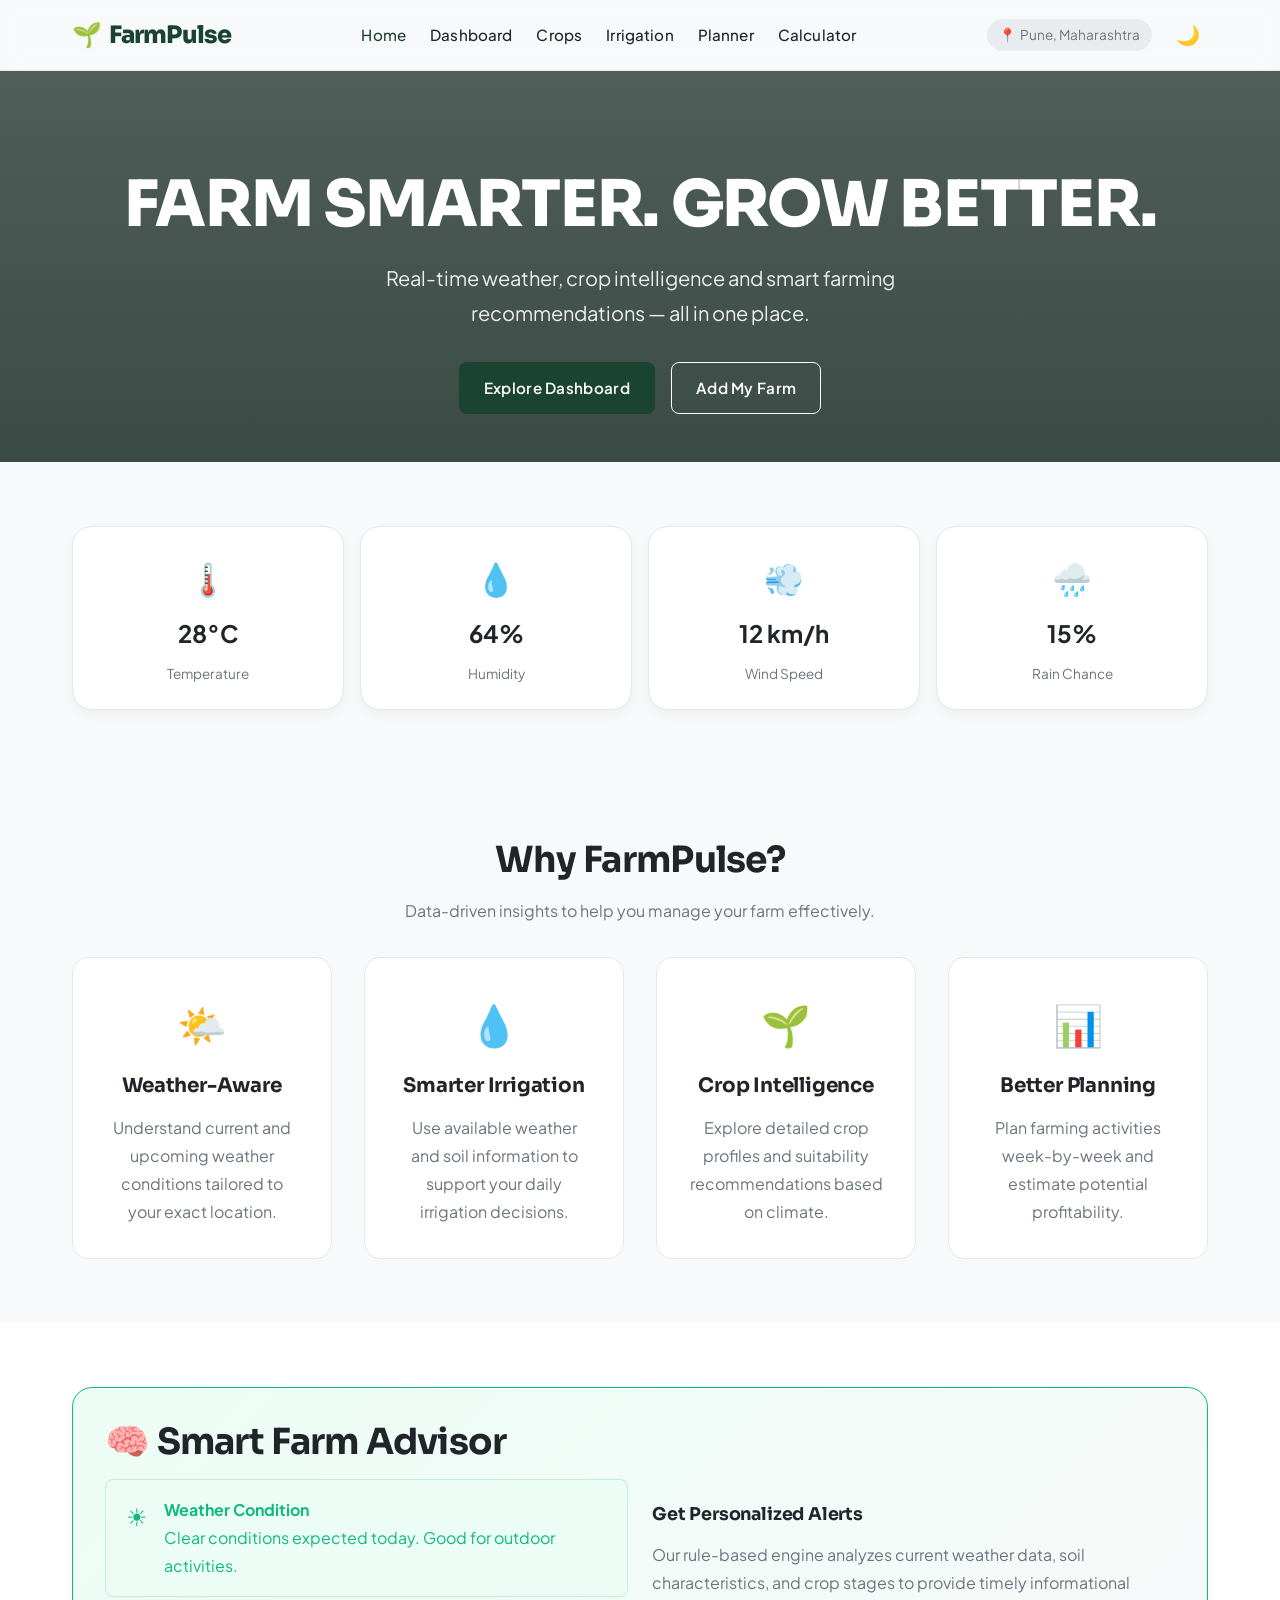
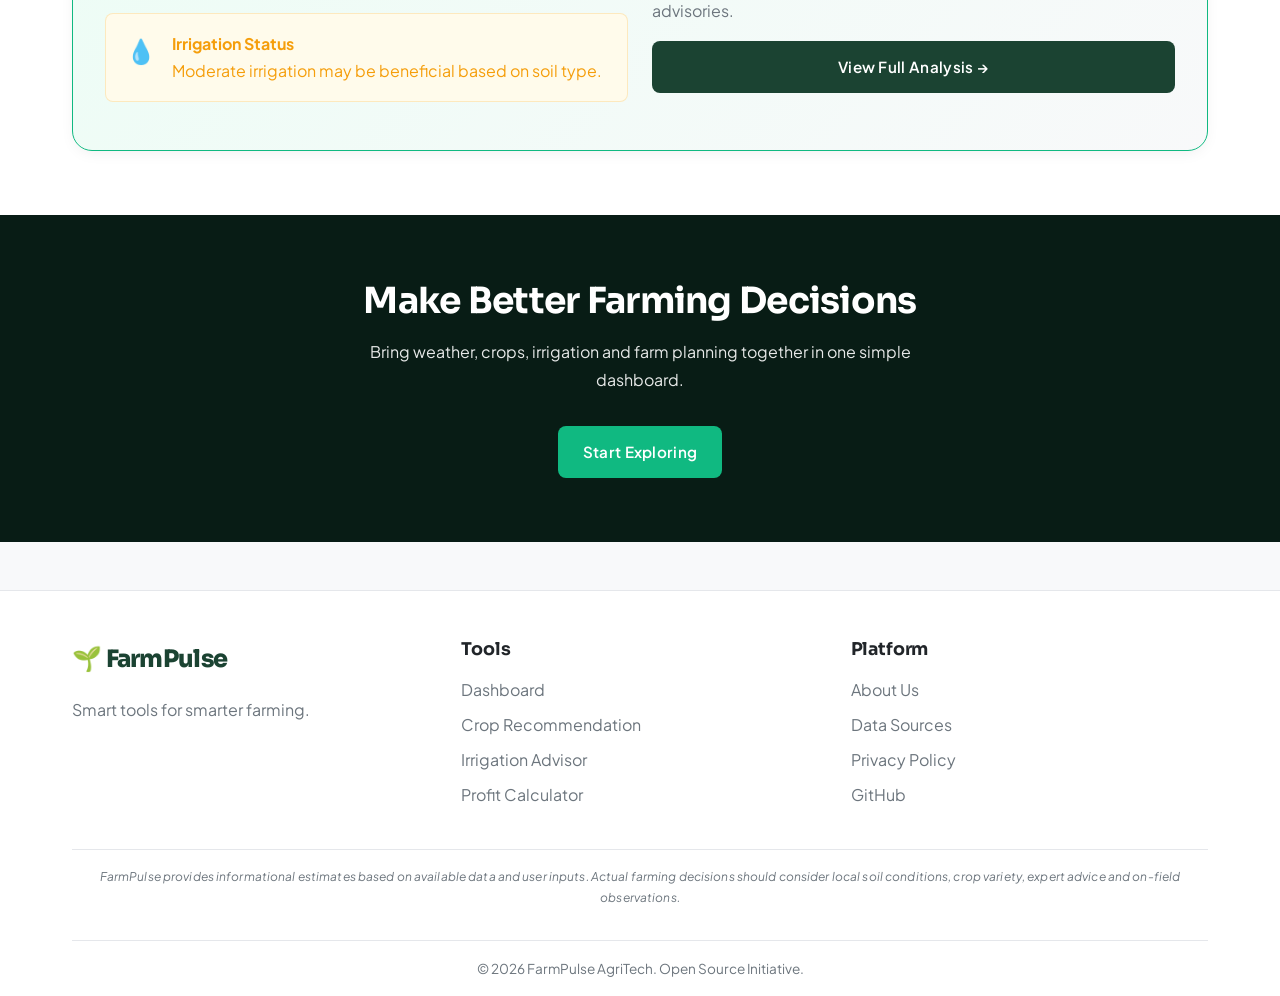
<file: index.html>
<!DOCTYPE html>
<html lang="en" data-theme="light">
<head>
  <meta charset="UTF-8">
  <meta name="viewport" content="width=device-width, initial-scale=1.0">
  <title>FarmPulse — Smart Farming Decision Assistant</title>
  
  <meta name="description" content="Real-time weather, crop intelligence and smart farming recommendations — all in one place.">
  
  <!-- Google Fonts -->
  <link rel="preconnect" href="https://fonts.googleapis.com">
  <link rel="preconnect" href="https://fonts.gstatic.com" crossorigin>
  <link href="https://fonts.googleapis.com/css2?family=Sora:wght@400;600;700;800&family=Plus+Jakarta+Sans:ital,wght@0,400;0,500;0,600;0,700;1,400&family=JetBrains+Mono:wght@400;600&display=swap" rel="stylesheet">
  
  <!-- CSS -->
  <link rel="stylesheet" href="./css/style.css">
  <link rel="stylesheet" href="./css/components.css">
  <link rel="stylesheet" href="./css/responsive.css">
  
  <!-- Initial Styles specifically for Hero section -->
  <style>
    .hero {
      position: relative;
      background: linear-gradient(rgba(8, 28, 21, 0.7), rgba(8, 28, 21, 0.8)), url('https://images.unsplash.com/photo-1625246333195-78d9c38ad449?ixlib=rb-4.0.3&auto=format&fit=crop&w=1920&q=80') center/cover;
      color: white;
      padding: 6rem 0;
      text-align: center;
    }
    .hero h1 {
      color: white;
      font-size: clamp(2.5rem, 5vw, 4rem);
      margin-bottom: 1rem;
    }
    .hero p {
      font-size: 1.25rem;
      max-width: 600px;
      margin: 0 auto 2rem;
      opacity: 0.9;
    }
    .hero-actions {
      display: flex;
      gap: 1rem;
      justify-content: center;
    }
    
    .section-padding { padding: 4rem 0; }
    
    .features-grid {
      display: grid;
      grid-template-columns: repeat(auto-fit, minmax(250px, 1fr));
      gap: 2rem;
    }
    
    .feature-card {
      text-align: center;
      padding: 2rem;
      border: 1px solid var(--border-color);
      border-radius: var(--radius-lg);
      background-color: var(--color-surface);
      transition: transform var(--transition-normal);
    }
    .feature-card:hover {
      transform: translateY(-5px);
      box-shadow: var(--shadow-md);
    }
    .feature-icon {
      font-size: 2.5rem;
      margin-bottom: 1rem;
    }
    
    .cta-section {
      background-color: var(--color-primary-dark);
      color: white;
      text-align: center;
      padding: 4rem 0;
    }
    .cta-section h2 { color: white; }
  </style>
</head>
<body>

  <!-- Navbar -->
  <nav class="navbar">
    <div class="container">
      <a href="index.html" class="logo">
        <span>🌱</span> FarmPulse
      </a>
      
      <div class="nav-links">
        <a href="index.html" class="active">Home</a>
        <a href="dashboard.html">Dashboard</a>
        <a href="crops.html">Crops</a>
        <a href="irrigation.html">Irrigation</a>
        <a href="planner.html">Planner</a>
        <a href="calculator.html">Calculator</a>
      </div>
      
      <div class="nav-actions">
        <div class="location-badge">
          📍 <span>Detecting...</span>
        </div>
        <button class="theme-toggle" aria-label="Toggle Dark Mode">🌙</button>
        <button class="mobile-menu-btn" aria-label="Open Mobile Menu">☰</button>
      </div>
    </div>
  </nav>

  <!-- Mobile Menu Overlay -->
  <div class="mobile-menu-overlay">
    <div class="nav-links">
      <a href="index.html" class="active">🏠 Home</a>
      <a href="dashboard.html">📊 Dashboard</a>
      <a href="crops.html">🌱 Crops</a>
      <a href="irrigation.html">💧 Irrigation</a>
      <a href="planner.html">📅 Planner</a>
      <a href="calculator.html">💰 Calculator</a>
      <a href="about.html">ℹ️ About</a>
    </div>
  </div>

  <!-- Hero Section -->
  <header class="hero">
    <div class="container">
      <h1>FARM SMARTER. GROW BETTER.</h1>
      <p>Real-time weather, crop intelligence and smart farming recommendations — all in one place.</p>
      <div class="hero-actions hero-buttons">
        <a href="dashboard.html" class="btn btn-primary">Explore Dashboard</a>
        <a href="my-farm.html" class="btn btn-secondary" style="border-color: white; color: white !important;">Add My Farm</a>
      </div>
    </div>
  </header>

  <!-- Main Content -->
  <main>
    <!-- Live Farm Conditions Teaser -->
    <section class="section-padding" style="background-color: var(--color-background); margin-top: -3rem; position: relative; z-index: 10;">
      <div class="container">
        <div id="live-conditions-preview" class="grid grid-cols-4-lg gap-md text-center">
          <!-- Populated by JS -->
          <div class="card skeleton-box"></div>
          <div class="card skeleton-box"></div>
          <div class="card skeleton-box"></div>
          <div class="card skeleton-box"></div>
        </div>
      </div>
    </section>

    <!-- Why FarmPulse Features -->
    <section class="section-padding">
      <div class="container">
        <div class="text-center mb-xl">
          <h2>Why FarmPulse?</h2>
          <p class="text-muted">Data-driven insights to help you manage your farm effectively.</p>
        </div>
        
        <div class="features-grid">
          <div class="feature-card">
            <div class="feature-icon">🌤️</div>
            <h3>Weather-Aware</h3>
            <p class="text-muted mt-sm">Understand current and upcoming weather conditions tailored to your exact location.</p>
          </div>
          
          <div class="feature-card">
            <div class="feature-icon">💧</div>
            <h3>Smarter Irrigation</h3>
            <p class="text-muted mt-sm">Use available weather and soil information to support your daily irrigation decisions.</p>
          </div>
          
          <div class="feature-card">
            <div class="feature-icon">🌱</div>
            <h3>Crop Intelligence</h3>
            <p class="text-muted mt-sm">Explore detailed crop profiles and suitability recommendations based on climate.</p>
          </div>
          
          <div class="feature-card">
            <div class="feature-icon">📊</div>
            <h3>Better Planning</h3>
            <p class="text-muted mt-sm">Plan farming activities week-by-week and estimate potential profitability.</p>
          </div>
        </div>
      </div>
    </section>

    <!-- Smart Advisor Preview -->
    <section class="section-padding" style="background-color: var(--color-surface);">
      <div class="container">
        <div class="card" style="background: linear-gradient(135deg, var(--color-success-bg), var(--color-background)); border-color: var(--color-success);">
          <h2>🧠 Smart Farm Advisor</h2>
          <div class="grid grid-cols-2-sm gap-lg mt-md">
            <div>
              <div class="alert alert-success">
                <span style="font-size: 1.5rem;">☀️</span>
                <div>
                  <strong>Weather Condition</strong>
                  <p>Clear conditions expected today. Good for outdoor activities.</p>
                </div>
              </div>
              <div class="alert alert-warning">
                <span style="font-size: 1.5rem;">💧</span>
                <div>
                  <strong>Irrigation Status</strong>
                  <p>Moderate irrigation may be beneficial based on soil type.</p>
                </div>
              </div>
            </div>
            <div class="flex-col justify-center">
              <h3>Get Personalized Alerts</h3>
              <p class="text-muted mb-md">Our rule-based engine analyzes current weather data, soil characteristics, and crop stages to provide timely informational advisories.</p>
              <a href="dashboard.html" class="btn btn-primary">View Full Analysis →</a>
            </div>
          </div>
        </div>
      </div>
    </section>

    <!-- CTA Section -->
    <section class="cta-section">
      <div class="container">
        <h2>Make Better Farming Decisions</h2>
        <p style="opacity: 0.9; max-width: 600px; margin: 0 auto 2rem;">Bring weather, crops, irrigation and farm planning together in one simple dashboard.</p>
        <div class="hero-actions">
          <a href="dashboard.html" class="btn btn-primary" style="background-color: var(--color-success);">Start Exploring</a>
        </div>
      </div>
    </section>
  </main>

  <!-- Mobile Bottom Nav -->
  <nav class="mobile-bottom-nav">
    <a href="index.html" class="active">
      <span>🏠</span> Home
    </a>
    <a href="dashboard.html">
      <span>📊</span> Dash
    </a>
    <a href="crops.html">
      <span>🌱</span> Crops
    </a>
    <a href="about.html">
      <span>ℹ️</span> About
    </a>
  </nav>

  <!-- Footer -->
  <footer class="footer">
    <div class="container">
      <div class="footer-content">
        <div class="footer-brand">
          <div class="logo mb-md">🌱 FarmPulse</div>
          <p class="text-muted">Smart tools for smarter farming.</p>
        </div>
        
        <div class="footer-links">
          <h4>Tools</h4>
          <ul>
            <li><a href="dashboard.html">Dashboard</a></li>
            <li><a href="crops.html">Crop Recommendation</a></li>
            <li><a href="irrigation.html">Irrigation Advisor</a></li>
            <li><a href="calculator.html">Profit Calculator</a></li>
          </ul>
        </div>
        
        <div class="footer-links">
          <h4>Platform</h4>
          <ul>
            <li><a href="about.html">About Us</a></li>
            <li><a href="#">Data Sources</a></li>
            <li><a href="#">Privacy Policy</a></li>
            <li><a href="#">GitHub</a></li>
          </ul>
        </div>
      </div>
      
      <p class="disclaimer">
        FarmPulse provides informational estimates based on available data and user inputs. 
        Actual farming decisions should consider local soil conditions, crop variety, expert advice and on-field observations.
      </p>
      
      <div class="footer-bottom">
        &copy; 2026 FarmPulse AgriTech. Open Source Initiative.
      </div>
    </div>
  </footer>

  <!-- Scripts -->
  <script type="module" src="./js/app.js"></script>
  <script type="module">
    import { locManager } from './js/location.js';
    import { weatherApi } from './js/weather.js';
    
    // Quick load dummy data for hero cards while real API builds
    document.addEventListener('DOMContentLoaded', async () => {
      const container = document.getElementById('live-conditions-preview');
      try {
        const loc = locManager.getLocation();
        const weather = await weatherApi.getCurrentWeather(loc.lat, loc.lon);
        
        container.innerHTML = `
          <div class="card" style="padding: 1.5rem;">
            <div style="font-size: 2rem;">🌡️</div>
            <div style="font-size: 1.5rem; font-weight: bold; margin: 0.5rem 0;">${weather.temperature}°C</div>
            <div class="text-muted" style="font-size: 0.85rem;">Temperature</div>
          </div>
          <div class="card" style="padding: 1.5rem;">
            <div style="font-size: 2rem;">💧</div>
            <div style="font-size: 1.5rem; font-weight: bold; margin: 0.5rem 0;">${weather.humidity}%</div>
            <div class="text-muted" style="font-size: 0.85rem;">Humidity</div>
          </div>
          <div class="card" style="padding: 1.5rem;">
            <div style="font-size: 2rem;">💨</div>
            <div style="font-size: 1.5rem; font-weight: bold; margin: 0.5rem 0;">${weather.windSpeed} km/h</div>
            <div class="text-muted" style="font-size: 0.85rem;">Wind Speed</div>
          </div>
          <div class="card" style="padding: 1.5rem;">
            <div style="font-size: 2rem;">🌧️</div>
            <div style="font-size: 1.5rem; font-weight: bold; margin: 0.5rem 0;">${weather.precipProb}%</div>
            <div class="text-muted" style="font-size: 0.85rem;">Rain Chance</div>
          </div>
        `;
      } catch (e) {
        // Fallback layout if weather.js isn't implemented yet
        container.innerHTML = `
          <div class="card"><div style="font-size:2rem">🌡️</div><h3>28°C</h3><span class="text-muted">Temperature</span></div>
          <div class="card"><div style="font-size:2rem">💧</div><h3>71%</h3><span class="text-muted">Humidity</span></div>
          <div class="card"><div style="font-size:2rem">🌱</div><h3>65%</h3><span class="text-muted">Soil Moisture</span></div>
          <div class="card"><div style="font-size:2rem">💨</div><h3>12 km/h</h3><span class="text-muted">Wind</span></div>
        `;
      }
    });
  </script>
</body>
</html>
</file>
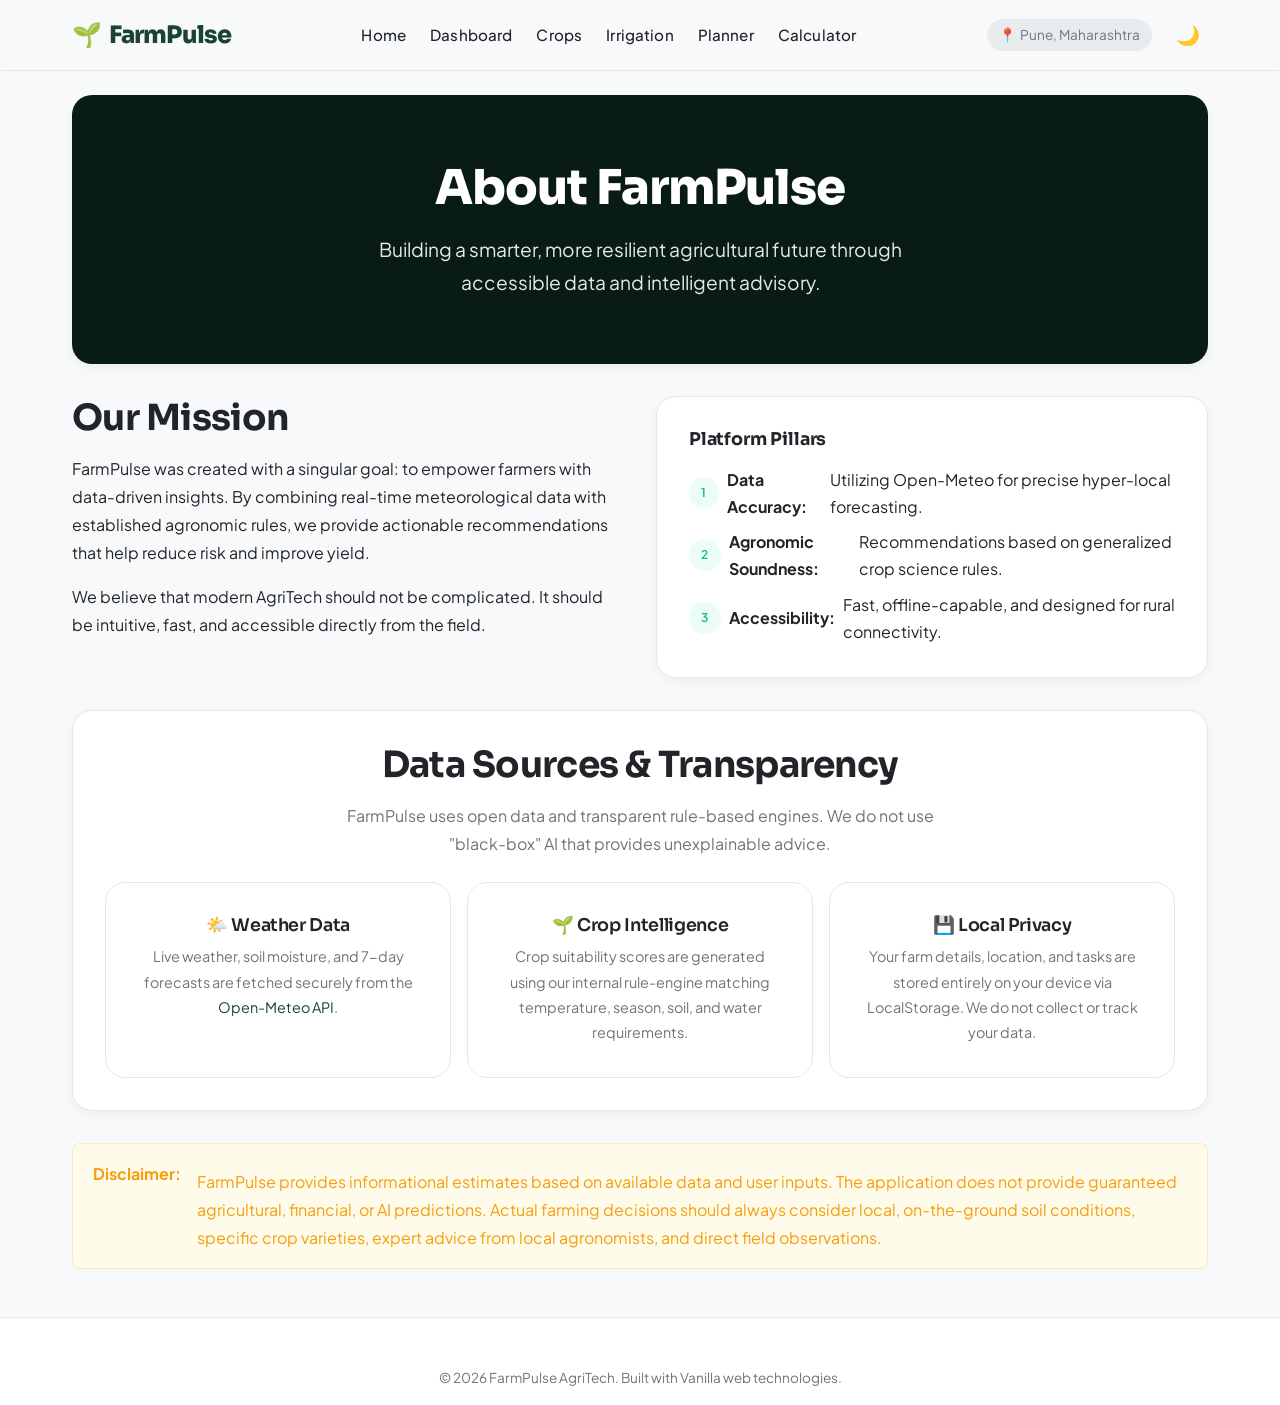
<file: about.html>
<!DOCTYPE html>
<html lang="en" data-theme="light">
<head>
  <meta charset="UTF-8">
  <meta name="viewport" content="width=device-width, initial-scale=1.0">
  <title>About - FarmPulse</title>
  
  <link rel="preconnect" href="https://fonts.googleapis.com">
  <link rel="preconnect" href="https://fonts.gstatic.com" crossorigin>
  <link href="https://fonts.googleapis.com/css2?family=Sora:wght@400;600;700;800&family=Plus+Jakarta+Sans:ital,wght@0,400;0,500;0,600;0,700;1,400&family=JetBrains+Mono:wght@400;600&display=swap" rel="stylesheet">
  
  <link rel="stylesheet" href="./css/style.css">
  <link rel="stylesheet" href="./css/components.css">
  <link rel="stylesheet" href="./css/responsive.css">
</head>
<body>
  
  <nav class="navbar">
    <div class="container">
      <a href="index.html" class="logo"><span>🌱</span> FarmPulse</a>
      <div class="nav-links">
        <a href="index.html">Home</a>
        <a href="dashboard.html">Dashboard</a>
        <a href="crops.html">Crops</a>
        <a href="irrigation.html">Irrigation</a>
        <a href="planner.html">Planner</a>
        <a href="calculator.html">Calculator</a>
      </div>
      <div class="nav-actions">
        <div class="location-badge">📍 <span>Detecting...</span></div>
        <button class="theme-toggle">🌙</button>
        <button class="mobile-menu-btn">☰</button>
      </div>
    </div>
  </nav>

  <div class="mobile-menu-overlay">
    <div class="nav-links">
      <a href="index.html">🏠 Home</a>
      <a href="dashboard.html">📊 Dashboard</a>
      <a href="crops.html">🌱 Crops</a>
      <a href="irrigation.html">💧 Irrigation</a>
      <a href="planner.html">📅 Planner</a>
      <a href="calculator.html">💰 Calculator</a>
    </div>
  </div>

  <main class="container mb-xl mt-lg">
    
    <div class="card mb-xl text-center" style="background-color: var(--color-primary-dark); color: white; border: none; padding: 4rem 2rem;">
      <h1 style="color: white; font-size: 3rem; margin-bottom: 1rem;">About FarmPulse</h1>
      <p style="font-size: 1.2rem; opacity: 0.9; max-width: 600px; margin: 0 auto;">Building a smarter, more resilient agricultural future through accessible data and intelligent advisory.</p>
    </div>
    
    <div class="grid grid-cols-2-sm gap-xl mb-xl">
      <div>
        <h2>Our Mission</h2>
        <p class="mb-md">FarmPulse was created with a singular goal: to empower farmers with data-driven insights. By combining real-time meteorological data with established agronomic rules, we provide actionable recommendations that help reduce risk and improve yield.</p>
        <p>We believe that modern AgriTech should not be complicated. It should be intuitive, fast, and accessible directly from the field.</p>
      </div>
      <div>
        <div class="card bg-background" style="height: 100%;">
          <h3 class="mb-md">Platform Pillars</h3>
          <ul class="flex-col gap-sm" style="list-style: none; padding: 0;">
            <li class="flex items-center gap-sm">
              <div class="badge badge-success" style="width: 32px; height: 32px; display:flex; align-items:center; justify-content:center; border-radius:50%">1</div>
              <strong>Data Accuracy:</strong> Utilizing Open-Meteo for precise hyper-local forecasting.
            </li>
            <li class="flex items-center gap-sm">
              <div class="badge badge-success" style="width: 32px; height: 32px; display:flex; align-items:center; justify-content:center; border-radius:50%">2</div>
              <strong>Agronomic Soundness:</strong> Recommendations based on generalized crop science rules.
            </li>
            <li class="flex items-center gap-sm">
              <div class="badge badge-success" style="width: 32px; height: 32px; display:flex; align-items:center; justify-content:center; border-radius:50%">3</div>
              <strong>Accessibility:</strong> Fast, offline-capable, and designed for rural connectivity.
            </li>
          </ul>
        </div>
      </div>
    </div>
    
    <div class="card mb-xl text-center border-dashed">
      <h2>Data Sources & Transparency</h2>
      <p class="text-muted mb-md max-w-600 mx-auto" style="margin-left: auto; margin-right: auto; max-width: 600px;">FarmPulse uses open data and transparent rule-based engines. We do not use "black-box" AI that provides unexplainable advice.</p>
      
      <div class="grid grid-cols-3 gap-md text-left mt-lg">
        <div class="card" style="box-shadow: none">
          <h4 class="mb-sm">🌤️ Weather Data</h4>
          <p class="text-muted" style="font-size: 0.9rem">Live weather, soil moisture, and 7-day forecasts are fetched securely from the <a href="https://open-meteo.com/" target="_blank" rel="noopener">Open-Meteo API</a>.</p>
        </div>
        <div class="card" style="box-shadow: none">
          <h4 class="mb-sm">🌱 Crop Intelligence</h4>
          <p class="text-muted" style="font-size: 0.9rem">Crop suitability scores are generated using our internal rule-engine matching temperature, season, soil, and water requirements.</p>
        </div>
        <div class="card" style="box-shadow: none">
          <h4 class="mb-sm">💾 Local Privacy</h4>
          <p class="text-muted" style="font-size: 0.9rem">Your farm details, location, and tasks are stored entirely on your device via LocalStorage. We do not collect or track your data.</p>
        </div>
      </div>
    </div>
    
    <div class="alert alert-warning">
      <strong>Disclaimer:</strong>
      <p class="mt-sm">FarmPulse provides informational estimates based on available data and user inputs. The application does not provide guaranteed agricultural, financial, or AI predictions. Actual farming decisions should always consider local, on-the-ground soil conditions, specific crop varieties, expert advice from local agronomists, and direct field observations.</p>
    </div>

  </main>

  <nav class="mobile-bottom-nav">
    <a href="index.html"><span>🏠</span> Home</a>
    <a href="dashboard.html"><span>📊</span> Dash</a>
    <a href="crops.html"><span>🌱</span> Crops</a>
    <a href="about.html" class="active"><span>ℹ️</span> About</a>
  </nav>

  <!-- Footer -->
  <footer class="footer mt-xl">
    <div class="container">
      <div class="footer-bottom" style="border: none; padding-top: 0;">
        &copy; 2026 FarmPulse AgriTech. Built with Vanilla web technologies.
      </div>
    </div>
  </footer>

  <script type="module" src="./js/app.js"></script>
</body>
</html>
</file>
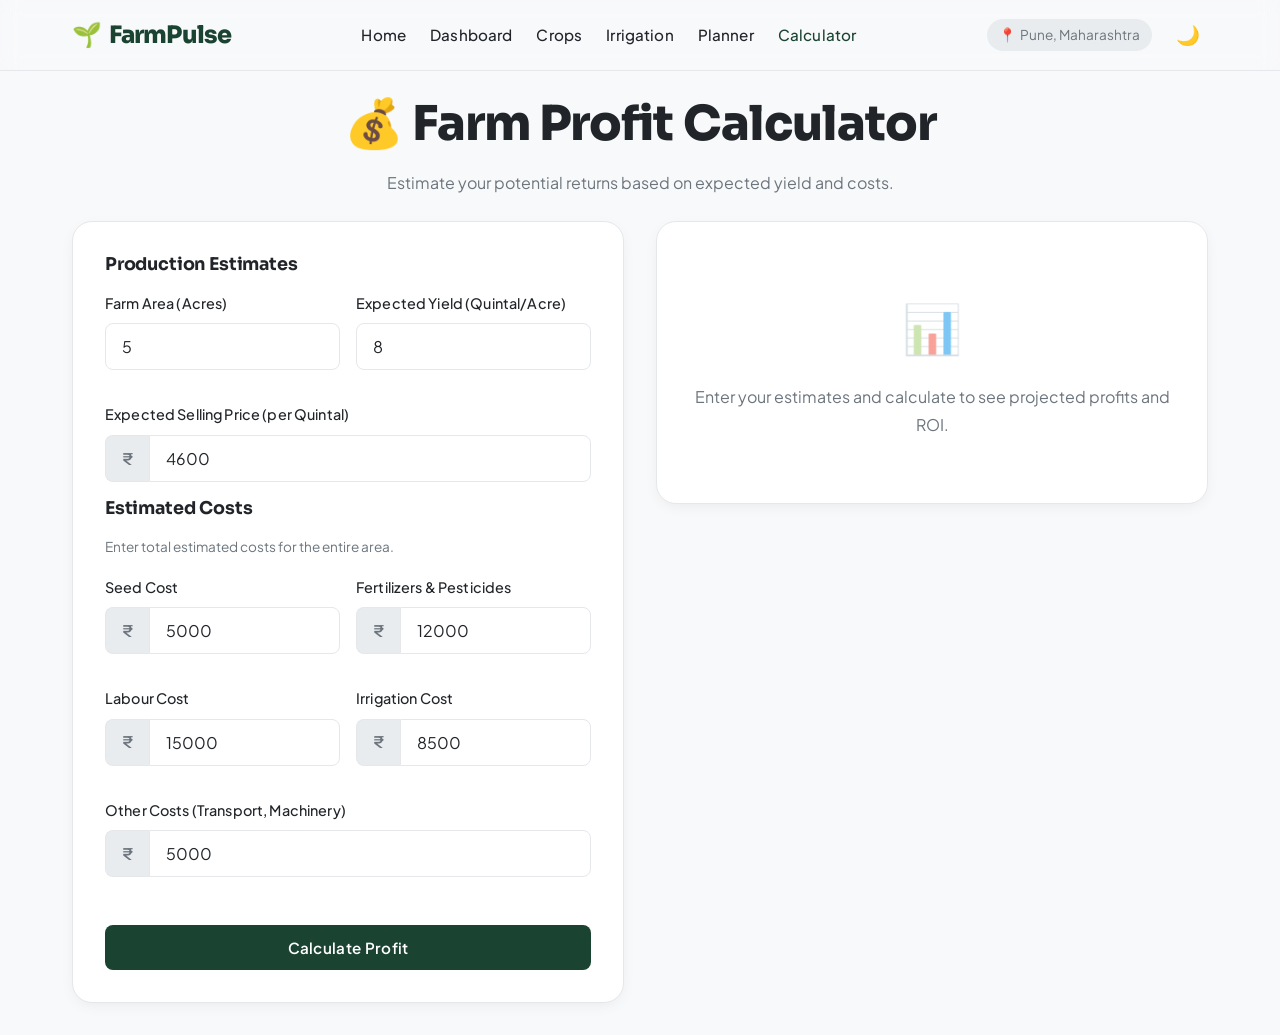
<file: calculator.html>
<!DOCTYPE html>
<html lang="en" data-theme="light">
<head>
  <meta charset="UTF-8">
  <meta name="viewport" content="width=device-width, initial-scale=1.0">
  <title>Profit Calculator - FarmPulse</title>
  
  <link rel="preconnect" href="https://fonts.googleapis.com">
  <link rel="preconnect" href="https://fonts.gstatic.com" crossorigin>
  <link href="https://fonts.googleapis.com/css2?family=Sora:wght@400;600;700;800&family=Plus+Jakarta+Sans:ital,wght@0,400;0,500;0,600;0,700;1,400&family=JetBrains+Mono:wght@400;600&display=swap" rel="stylesheet">
  
  <link rel="stylesheet" href="./css/style.css">
  <link rel="stylesheet" href="./css/components.css">
  <link rel="stylesheet" href="./css/responsive.css">
  
  <style>
    .result-value {
      font-size: 2.5rem;
      font-weight: 800;
      font-family: var(--font-family-heading);
      line-height: 1.2;
    }
    .cost-item {
      display: flex;
      justify-content: space-between;
      padding: var(--spacing-sm) 0;
      border-bottom: 1px dashed var(--border-color);
    }
    .cost-item:last-child { border-bottom: none; }
    
    .input-group {
      position: relative;
      display: flex;
    }
    .input-prefix {
      display: flex;
      align-items: center;
      padding: 0 1rem;
      background-color: var(--color-accent-beige);
      border: 1px solid var(--border-color);
      border-right: none;
      border-radius: var(--radius-md) 0 0 var(--radius-md);
      color: var(--color-text-muted);
      font-weight: 600;
    }
    .input-group .form-control {
      border-radius: 0 var(--radius-md) var(--radius-md) 0;
    }
  </style>
</head>
<body>
  
  <nav class="navbar">
    <div class="container">
      <a href="index.html" class="logo"><span>🌱</span> FarmPulse</a>
      <div class="nav-links">
        <a href="index.html">Home</a>
        <a href="dashboard.html">Dashboard</a>
        <a href="crops.html">Crops</a>
        <a href="irrigation.html">Irrigation</a>
        <a href="planner.html">Planner</a>
        <a href="calculator.html" class="active">Calculator</a>
      </div>
      <div class="nav-actions">
        <div class="location-badge">📍 <span>Detecting...</span></div>
        <button class="theme-toggle">🌙</button>
        <button class="mobile-menu-btn">☰</button>
      </div>
    </div>
  </nav>

  <div class="mobile-menu-overlay">
    <div class="nav-links">
      <a href="index.html">🏠 Home</a>
      <a href="dashboard.html">📊 Dashboard</a>
      <a href="crops.html">🌱 Crops</a>
      <a href="irrigation.html">💧 Irrigation</a>
      <a href="planner.html">📅 Planner</a>
      <a href="calculator.html" class="active">💰 Calculator</a>
    </div>
  </div>

  <main class="container mb-xl mt-lg">
    <header class="mb-lg text-center">
      <h1>💰 Farm Profit Calculator</h1>
      <p class="text-muted">Estimate your potential returns based on expected yield and costs.</p>
    </header>

    <div class="grid grid-cols-2-sm gap-xl">
      
      <!-- Input Form -->
      <div class="card">
        <form id="calc-form">
          <h3 class="mb-md">Production Estimates</h3>
          
          <div class="grid grid-cols-2 gap-md mb-md">
            <div class="form-group">
              <label class="form-label">Farm Area (Acres)</label>
              <input type="number" id="c-area" class="form-control" value="5" min="0.1" step="0.1" required>
            </div>
            <div class="form-group">
              <label class="form-label">Expected Yield (Quintal/Acre)</label>
              <input type="number" id="c-yield" class="form-control" value="8" min="0" step="0.1" required>
            </div>
          </div>
          
          <div class="form-group mb-lg">
            <label class="form-label">Expected Selling Price (per Quintal)</label>
            <div class="input-group">
              <span class="input-prefix">₹</span>
              <input type="number" id="c-price" class="form-control" value="4600" min="0" required>
            </div>
          </div>
          
          <h3 class="mb-md border-top pt-md">Estimated Costs</h3>
          <p class="text-muted mb-md" style="font-size: 0.85rem">Enter total estimated costs for the entire area.</p>
          
          <div class="grid grid-cols-2 gap-md mb-md">
            <div class="form-group">
              <label class="form-label">Seed Cost</label>
              <div class="input-group">
                <span class="input-prefix">₹</span>
                <input type="number" id="cost-seed" class="form-control" value="5000" min="0">
              </div>
            </div>
            <div class="form-group">
              <label class="form-label">Fertilizers & Pesticides</label>
              <div class="input-group">
                <span class="input-prefix">₹</span>
                <input type="number" id="cost-fert" class="form-control" value="12000" min="0">
              </div>
            </div>
            <div class="form-group">
              <label class="form-label">Labour Cost</label>
              <div class="input-group">
                <span class="input-prefix">₹</span>
                <input type="number" id="cost-labor" class="form-control" value="15000" min="0">
              </div>
            </div>
            <div class="form-group">
              <label class="form-label">Irrigation Cost</label>
              <div class="input-group">
                <span class="input-prefix">₹</span>
                <input type="number" id="cost-water" class="form-control" value="8500" min="0">
              </div>
            </div>
            <div class="form-group" style="grid-column: 1/-1">
              <label class="form-label">Other Costs (Transport, Machinery)</label>
              <div class="input-group">
                <span class="input-prefix">₹</span>
                <input type="number" id="cost-other" class="form-control" value="5000" min="0">
              </div>
            </div>
          </div>
          
          <button type="submit" class="btn btn-primary btn-block mt-md">Calculate Profit</button>
        </form>
      </div>
      
      <!-- Result Card -->
      <div>
        <div id="result-container" style="position: sticky; top: 100px;">
          <div class="card text-center" style="padding: 4rem 2rem;">
            <div style="font-size: 3rem; margin-bottom: 1rem; opacity: 0.5;">📊</div>
            <p class="text-muted">Enter your estimates and calculate to see projected profits and ROI.</p>
          </div>
        </div>
      </div>
      
    </div>
  </main>

  <nav class="mobile-bottom-nav">
    <a href="index.html"><span>🏠</span> Home</a>
    <a href="dashboard.html"><span>📊</span> Dash</a>
    <a href="crops.html"><span>🌱</span> Crops</a>
    <a href="about.html"><span>ℹ️</span> About</a>
  </nav>

  <script type="module" src="./js/app.js"></script>
  <script type="module">
    import { calcEngine } from './js/calculator.js';

    document.addEventListener('DOMContentLoaded', () => {
      document.getElementById('calc-form').addEventListener('submit', (e) => {
        e.preventDefault();
        
        const inputs = {
          area: parseFloat(document.getElementById('c-area').value),
          yieldRate: parseFloat(document.getElementById('c-yield').value),
          price: parseFloat(document.getElementById('c-price').value),
          costs: {
            seed: document.getElementById('cost-seed').value,
            fertilizer: document.getElementById('cost-fert').value,
            labor: document.getElementById('cost-labor').value,
            irrigation: document.getElementById('cost-water').value,
            other: document.getElementById('cost-other').value
          }
        };
        
        const result = calcEngine.calculateProfit(inputs);
        renderResult(result);
      });
    });
    
    // Formatting helper
    const fmt = (num) => '₹' + num.toLocaleString('en-IN', { maximumFractionDigits: 0 });

    function renderResult(res) {
      const isProfit = res.profit >= 0;
      const profitColor = isProfit ? 'var(--color-success)' : 'var(--color-danger)';
      
      const chartSvg = calcEngine.generateChartSVG(res.revenue, res.totalCost, res.profit);
      
      let costsHtml = '';
      res.costsList.forEach(cost => {
        if (cost.value > 0) {
          costsHtml += `
            <div class="cost-item">
              <span class="text-muted">${cost.name}</span>
              <span style="font-weight: 500">${fmt(cost.value)}</span>
            </div>
          `;
        }
      });
      
      const html = `
        <div class="card">
          <div class="text-center mb-lg pb-md" style="border-bottom: 1px solid var(--border-color)">
            <p class="text-muted text-uppercase" style="font-size: 0.85rem; letter-spacing: 1px;">Estimated ${isProfit ? 'Profit' : 'Loss'}</p>
            <div class="result-value" style="color: ${profitColor}">${fmt(res.profit)}</div>
            
            <div class="flex justify-center gap-md mt-sm">
              <div class="badge ${isProfit ? 'badge-success' : 'badge-danger'}">ROI: ${res.roi.toFixed(1)}%</div>
              <div class="badge badge-info">Margin: ${res.margin.toFixed(1)}%</div>
            </div>
          </div>
          
          <div class="grid grid-cols-2 gap-md mb-lg text-center">
            <div style="background-color: rgba(59, 130, 246, 0.1); padding: 1rem; border-radius: var(--radius-md);">
              <span class="text-muted" style="font-size: 0.85rem">Est. Revenue</span>
              <div style="font-weight: bold; font-size: 1.25rem; color: var(--color-info)">${fmt(res.revenue)}</div>
            </div>
            <div style="background-color: rgba(245, 158, 11, 0.1); padding: 1rem; border-radius: var(--radius-md);">
              <span class="text-muted" style="font-size: 0.85rem">Total Cost</span>
              <div style="font-weight: bold; font-size: 1.25rem; color: var(--color-warning)">${fmt(res.totalCost)}</div>
            </div>
          </div>
          
          <div class="mb-lg">
            ${chartSvg}
          </div>
          
          <div class="mb-md">
            <h4 class="mb-sm">Cost Breakdown</h4>
            ${costsHtml}
          </div>
          
          <div class="disclaimer mt-md pt-sm" style="margin-top: 0">
            Estimated values based on user inputs. These calculations are informational and not financial advice.
          </div>
        </div>
      `;
      
      document.getElementById('result-container').innerHTML = html;
    }
  </script>
</body>
</html>
</file>
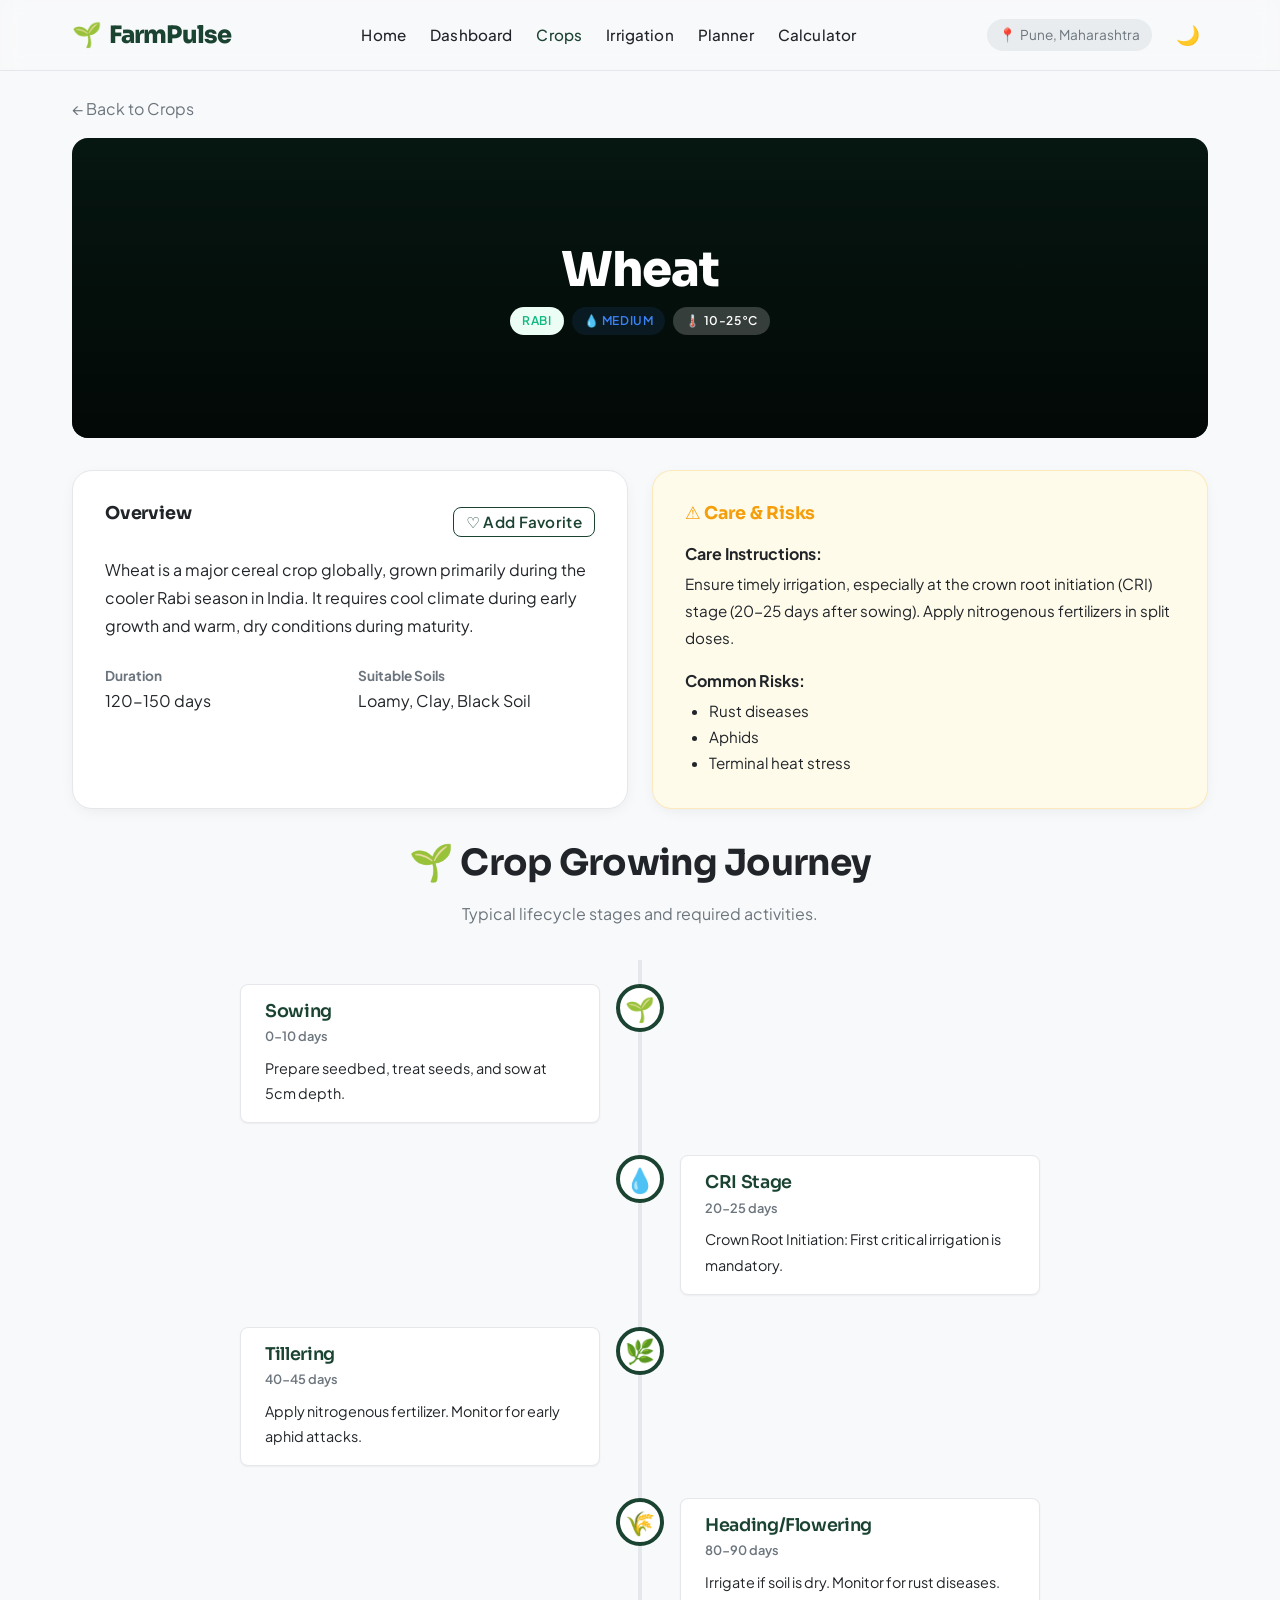
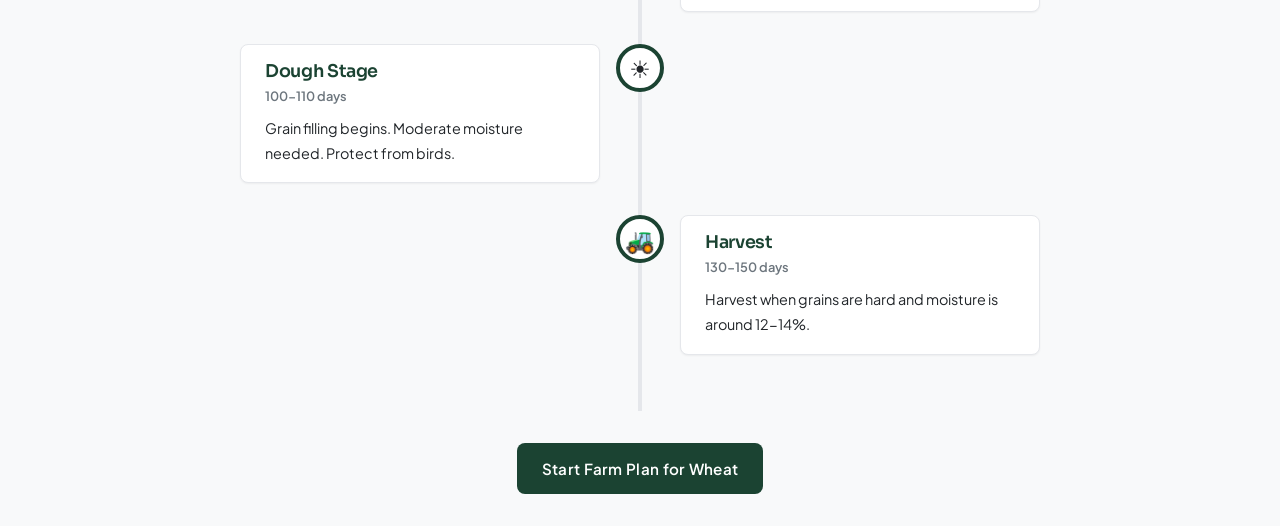
<file: crop-details.html>
<!DOCTYPE html>
<html lang="en" data-theme="light">
<head>
  <meta charset="UTF-8">
  <meta name="viewport" content="width=device-width, initial-scale=1.0">
  <title>Crop Details - FarmPulse</title>
  
  <link rel="preconnect" href="https://fonts.googleapis.com">
  <link rel="preconnect" href="https://fonts.gstatic.com" crossorigin>
  <link href="https://fonts.googleapis.com/css2?family=Sora:wght@400;600;700;800&family=Plus+Jakarta+Sans:ital,wght@0,400;0,500;0,600;0,700;1,400&family=JetBrains+Mono:wght@400;600&display=swap" rel="stylesheet">
  
  <link rel="stylesheet" href="./css/style.css">
  <link rel="stylesheet" href="./css/components.css">
  <link rel="stylesheet" href="./css/responsive.css">
  
  <style>
    .crop-hero {
      position: relative;
      height: 300px;
      background-color: var(--color-primary-dark);
      border-radius: var(--radius-lg);
      margin-bottom: var(--spacing-xl);
      overflow: hidden;
      display: flex;
      align-items: center;
      justify-content: center;
      color: white;
    }
    .crop-hero::after {
      content: '';
      position: absolute;
      top: 0; left: 0; right: 0; bottom: 0;
      background: linear-gradient(rgba(0,0,0,0.2), rgba(0,0,0,0.7));
    }
    .crop-hero-content {
      position: relative;
      z-index: 1;
      text-align: center;
    }
    .crop-hero h1 { color: white; margin-bottom: 0.5rem; font-size: 3rem; }
    
    .timeline {
      position: relative;
      max-width: 800px;
      margin: 0 auto;
      padding: var(--spacing-lg) 0;
    }
    .timeline::before {
      content: '';
      position: absolute;
      top: 0; bottom: 0;
      left: 50%;
      width: 4px;
      background-color: var(--border-color);
      transform: translateX(-50%);
    }
    .timeline-item {
      position: relative;
      margin-bottom: var(--spacing-xl);
      width: 50%;
      padding-right: 40px;
    }
    .timeline-item:nth-child(even) {
      left: 50%;
      padding-right: 0;
      padding-left: 40px;
    }
    .timeline-icon {
      position: absolute;
      top: 0;
      right: -24px;
      width: 48px;
      height: 48px;
      background-color: var(--color-surface);
      border: 4px solid var(--color-primary);
      border-radius: 50%;
      display: flex;
      align-items: center;
      justify-content: center;
      font-size: 1.5rem;
      z-index: 1;
    }
    .timeline-item:nth-child(even) .timeline-icon {
      left: -24px;
      right: auto;
    }
    .timeline-content {
      background-color: var(--color-surface);
      padding: var(--spacing-md) var(--spacing-lg);
      border-radius: var(--radius-md);
      box-shadow: var(--shadow-sm);
      border: 1px solid var(--border-color);
    }
    .timeline-content h4 { margin-bottom: 0.25rem; color: var(--color-primary); }
    .timeline-duration { font-size: 0.8rem; color: var(--color-text-muted); margin-bottom: 0.5rem; font-weight: 600; display: block;}
    
    @media (max-width: 768px) {
      .timeline::before { left: 24px; }
      .timeline-item { width: 100%; padding-left: 70px; padding-right: 0; }
      .timeline-item:nth-child(even) { left: 0; padding-left: 70px; }
      .timeline-icon { left: 0; right: auto; }
      .timeline-item:nth-child(even) .timeline-icon { left: 0; }
    }
  </style>
</head>
<body>
  
  <nav class="navbar">
    <div class="container">
      <a href="index.html" class="logo"><span>🌱</span> FarmPulse</a>
      <div class="nav-links">
        <a href="index.html">Home</a>
        <a href="dashboard.html">Dashboard</a>
        <a href="crops.html" class="active">Crops</a>
        <a href="irrigation.html">Irrigation</a>
        <a href="planner.html">Planner</a>
        <a href="calculator.html">Calculator</a>
      </div>
      <div class="nav-actions">
        <div class="location-badge">📍 <span>Detecting...</span></div>
        <button class="theme-toggle">🌙</button>
        <button class="mobile-menu-btn">☰</button>
      </div>
    </div>
  </nav>

  <div class="mobile-menu-overlay">
    <div class="nav-links">
      <a href="index.html">🏠 Home</a>
      <a href="dashboard.html">📊 Dashboard</a>
      <a href="crops.html" class="active">🌱 Crops</a>
      <a href="irrigation.html">💧 Irrigation</a>
      <a href="planner.html">📅 Planner</a>
      <a href="calculator.html">💰 Calculator</a>
    </div>
  </div>

  <main class="container mb-xl mt-lg" id="crop-container">
    <!-- Loading State -->
    <div class="text-center py-xl">
      <h2>Loading crop details...</h2>
    </div>
  </main>

  <nav class="mobile-bottom-nav">
    <a href="index.html"><span>🏠</span> Home</a>
    <a href="dashboard.html"><span>📊</span> Dash</a>
    <a href="crops.html" class="active"><span>🌱</span> Crops</a>
    <a href="about.html"><span>ℹ️</span> About</a>
  </nav>

  <script type="module" src="./js/app.js"></script>
  <script type="module">
    import storage from './js/storage.js';
    
    document.addEventListener('DOMContentLoaded', async () => {
      const urlParams = new URLSearchParams(window.location.search);
      const cropId = urlParams.get('id') || 'wheat'; // fallback to wheat
      
      try {
        // Fetch crop data
        const cropsRes = await fetch('./data/crops.json');
        const crops = await cropsRes.json();
        const crop = crops.find(c => c.id === cropId);
        
        if (!crop) throw new Error("Crop not found");
        
        // Fetch calendar data
        const calRes = await fetch('./data/crop-calendar.json');
        const calendarData = await calRes.json();
        const cropStages = calendarData[cropId]?.stages || [];
        
        renderCropDetails(crop, cropStages);
        
      } catch (e) {
        document.getElementById('crop-container').innerHTML = `
          <div class="alert alert-danger">
            <strong>Error:</strong> Could not load crop details. 
            <a href="crops.html" style="text-decoration: underline">Back to library</a>
          </div>
        `;
      }
    });

    function renderCropDetails(crop, stages) {
      const isFav = storage.isFavorite(crop.id);
      
      let html = `
        <div class="mb-md">
          <a href="crops.html" class="text-muted">← Back to Crops</a>
        </div>
        
        <div class="crop-hero">
          <div class="crop-hero-content">
            <h1>${crop.name}</h1>
            <div class="flex justify-center gap-sm mt-sm">
              <span class="badge badge-success">${crop.season}</span>
              <span class="badge badge-info">💧 ${crop.waterRequirement}</span>
              <span class="badge" style="background: rgba(255,255,255,0.2); color:white">🌡️ ${crop.temperature.min}-${crop.temperature.max}°C</span>
            </div>
          </div>
        </div>

        <div class="grid grid-cols-2-sm gap-lg mb-xl">
          <div class="card">
            <div class="flex justify-between items-center mb-md">
              <h3>Overview</h3>
              <button class="btn btn-secondary" style="padding: 0.25rem 0.75rem" onclick="toggleFav('${crop.id}', this)">
                ${isFav ? '♥ Favorited' : '♡ Add Favorite'}
              </button>
            </div>
            <p class="mb-md">${crop.description}</p>
            
            <div class="grid grid-cols-2 gap-md mt-lg">
              <div>
                <strong class="text-muted" style="display:block; font-size:0.85rem">Duration</strong>
                <span>${crop.duration}</span>
              </div>
              <div>
                <strong class="text-muted" style="display:block; font-size:0.85rem">Suitable Soils</strong>
                <span>${crop.soil.join(', ')}</span>
              </div>
            </div>
          </div>
          
          <div class="card" style="background-color: var(--color-warning-bg); border-color: rgba(245, 158, 11, 0.2);">
            <h3 class="mb-md" style="color: var(--color-warning)">⚠️ Care & Risks</h3>
            
            <strong style="display:block; margin-bottom: 0.25rem">Care Instructions:</strong>
            <p class="mb-md" style="font-size: 0.95rem">${crop.careInstructions}</p>
            
            <strong style="display:block; margin-bottom: 0.25rem">Common Risks:</strong>
            <ul style="list-style: disc; margin-left: 1.5rem; font-size: 0.95rem">
              ${crop.risks.map(r => `<li>${r}</li>`).join('')}
            </ul>
          </div>
        </div>
      `;

      if (stages.length > 0) {
        html += `
          <div class="text-center mb-xl">
            <h2>🌱 Crop Growing Journey</h2>
            <p class="text-muted">Typical lifecycle stages and required activities.</p>
          </div>
          <div class="timeline">
        `;
        
        stages.forEach(stage => {
          html += `
            <div class="timeline-item">
              <div class="timeline-icon">${stage.icon}</div>
              <div class="timeline-content">
                <h4>${stage.name}</h4>
                <span class="timeline-duration">${stage.duration}</span>
                <p style="font-size: 0.9rem">${stage.task}</p>
              </div>
            </div>
          `;
        });
        
        html += `</div>`;
      } else {
        html += `<div class="text-center text-muted py-xl border-dashed">Detailed timeline not available for this crop.</div>`;
      }
      
      html += `
        <div class="text-center mt-xl">
          <a href="planner.html?crop=${crop.id}" class="btn btn-primary">Start Farm Plan for ${crop.name}</a>
        </div>
      `;

      document.getElementById('crop-container').innerHTML = html;
    }
    
    // Global for inline onclick
    window.toggleFav = function(id, btnEl) {
      const isNowFav = storage.toggleFavorite(id);
      btnEl.innerHTML = isNowFav ? '♥ Favorited' : '♡ Add Favorite';
    };
  </script>
</body>
</html>
</file>
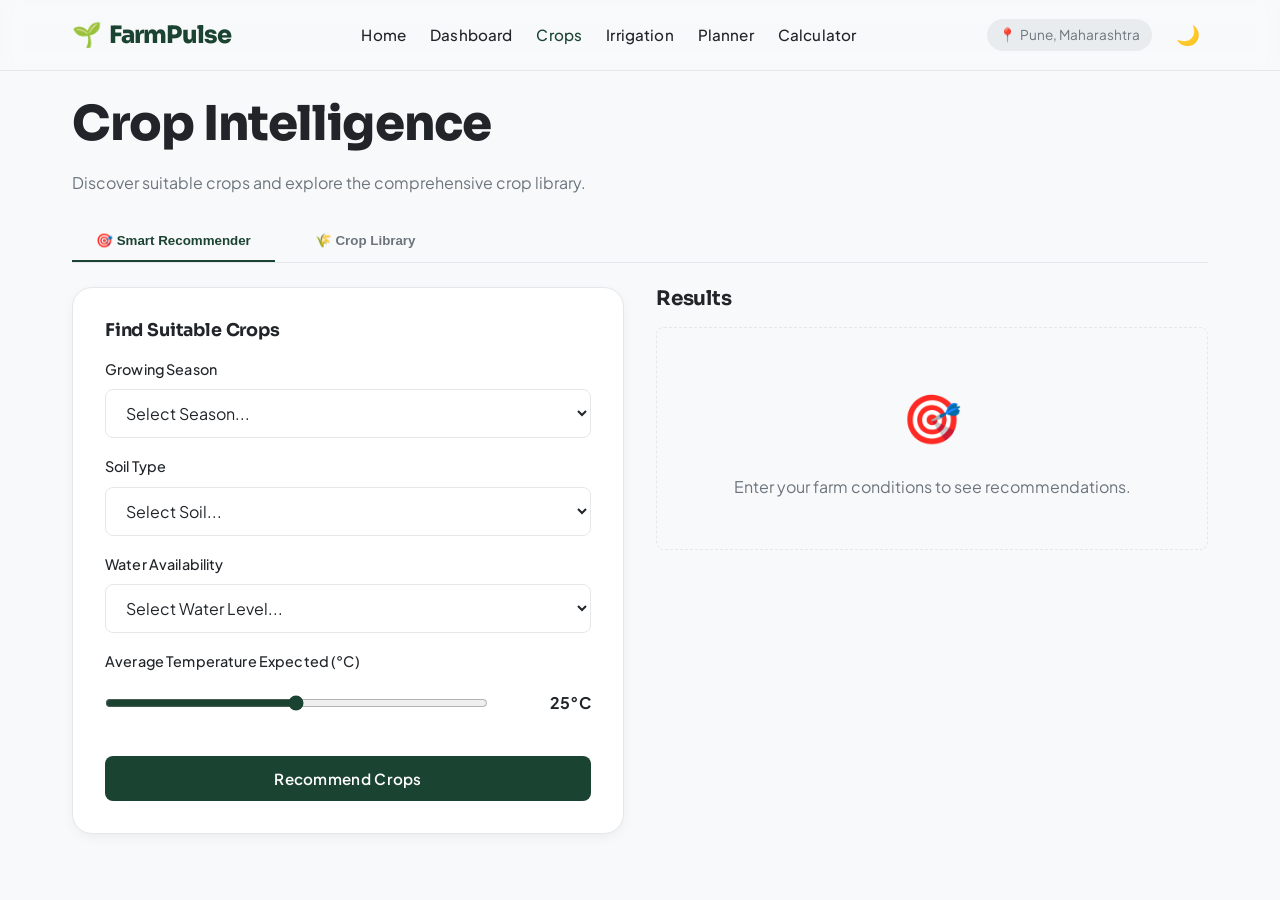
<file: crops.html>
<!DOCTYPE html>
<html lang="en" data-theme="light">
<head>
  <meta charset="UTF-8">
  <meta name="viewport" content="width=device-width, initial-scale=1.0">
  <title>Crop Library & Recommendations - FarmPulse</title>
  
  <link rel="preconnect" href="https://fonts.googleapis.com">
  <link rel="preconnect" href="https://fonts.gstatic.com" crossorigin>
  <link href="https://fonts.googleapis.com/css2?family=Sora:wght@400;600;700;800&family=Plus+Jakarta+Sans:ital,wght@0,400;0,500;0,600;0,700;1,400&family=JetBrains+Mono:wght@400;600&display=swap" rel="stylesheet">
  
  <link rel="stylesheet" href="./css/style.css">
  <link rel="stylesheet" href="./css/components.css">
  <link rel="stylesheet" href="./css/responsive.css">
  
  <style>
    .crop-card {
      display: flex;
      flex-direction: column;
      height: 100%;
    }
    .crop-image {
      height: 160px;
      background-color: var(--color-accent-beige);
      border-radius: var(--radius-md);
      margin-bottom: var(--spacing-md);
      display: flex;
      align-items: center;
      justify-content: center;
      font-size: 4rem;
      overflow: hidden;
      position: relative;
    }
    .crop-image img {
      width: 100%;
      height: 100%;
      object-fit: cover;
    }
    .fav-btn {
      position: absolute;
      top: 10px;
      right: 10px;
      background: rgba(255,255,255,0.8);
      border: none;
      border-radius: 50%;
      width: 36px;
      height: 36px;
      display: flex;
      align-items: center;
      justify-content: center;
      cursor: pointer;
      font-size: 1.2rem;
      color: #ccc;
      transition: all 0.2s;
    }
    .fav-btn.active {
      color: #ef4444;
    }
    .crop-meta {
      display: flex;
      flex-wrap: wrap;
      gap: 0.5rem;
      margin: var(--spacing-sm) 0;
    }
    .crop-desc {
      font-size: 0.9rem;
      color: var(--color-text-muted);
      flex-grow: 1;
      margin-bottom: var(--spacing-md);
    }
    
    /* Recommendation Results */
    .result-card {
      display: flex;
      gap: var(--spacing-md);
      align-items: center;
      padding: var(--spacing-md);
      border: 1px solid var(--border-color);
      border-radius: var(--radius-md);
      margin-bottom: var(--spacing-md);
      background-color: var(--color-surface);
    }
    .result-rank {
      font-size: 2rem;
      font-weight: 800;
      color: var(--color-primary);
      width: 50px;
      text-align: center;
    }
    .result-info { flex-grow: 1; }
    .score-bar-bg {
      width: 100%;
      height: 8px;
      background-color: var(--border-color);
      border-radius: 4px;
      margin-top: 5px;
      overflow: hidden;
    }
    .score-bar-fill {
      height: 100%;
      background-color: var(--color-primary);
    }
    .tabs {
      display: flex;
      gap: 1rem;
      border-bottom: 1px solid var(--border-color);
      margin-bottom: var(--spacing-lg);
    }
    .tab-btn {
      padding: 0.75rem 1.5rem;
      background: none;
      border: none;
      border-bottom: 2px solid transparent;
      font-weight: 600;
      color: var(--color-text-muted);
      cursor: pointer;
    }
    .tab-btn.active {
      color: var(--color-primary);
      border-bottom-color: var(--color-primary);
    }
    .tab-content { display: none; }
    .tab-content.active { display: block; }
  </style>
</head>
<body>
  
  <nav class="navbar">
    <div class="container">
      <a href="index.html" class="logo"><span>🌱</span> FarmPulse</a>
      <div class="nav-links">
        <a href="index.html">Home</a>
        <a href="dashboard.html">Dashboard</a>
        <a href="crops.html" class="active">Crops</a>
        <a href="irrigation.html">Irrigation</a>
        <a href="planner.html">Planner</a>
        <a href="calculator.html">Calculator</a>
      </div>
      <div class="nav-actions">
        <div class="location-badge">📍 <span>Detecting...</span></div>
        <button class="theme-toggle">🌙</button>
        <button class="mobile-menu-btn">☰</button>
      </div>
    </div>
  </nav>

  <main class="container mb-xl mt-lg">
    <header class="mb-lg">
      <h1>Crop Intelligence</h1>
      <p class="text-muted">Discover suitable crops and explore the comprehensive crop library.</p>
    </header>

    <div class="tabs">
      <button class="tab-btn active" data-target="recommend-tab">🎯 Smart Recommender</button>
      <button class="tab-btn" data-target="library-tab">🌾 Crop Library</button>
    </div>

    <!-- RECOMMENDER TAB -->
    <div id="recommend-tab" class="tab-content active">
      <div class="grid grid-cols-2-sm gap-xl">
        
        <!-- Form -->
        <div class="card">
          <h3 class="mb-md">Find Suitable Crops</h3>
          <form id="recommender-form">
            <div class="form-group">
              <label class="form-label">Growing Season</label>
              <select class="form-select" id="rec-season" required>
                <option value="">Select Season...</option>
                <option value="Kharif">Kharif (Monsoon)</option>
                <option value="Rabi">Rabi (Winter)</option>
                <option value="Zaid">Zaid (Summer)</option>
              </select>
            </div>
            
            <div class="form-group">
              <label class="form-label">Soil Type</label>
              <select class="form-select" id="rec-soil" required>
                <option value="">Select Soil...</option>
                <option value="Black Soil">Black Soil</option>
                <option value="Red Soil">Red Soil</option>
                <option value="Sandy">Sandy</option>
                <option value="Loamy">Loamy</option>
                <option value="Clay">Clay</option>
              </select>
            </div>
            
            <div class="form-group">
              <label class="form-label">Water Availability</label>
              <select class="form-select" id="rec-water" required>
                <option value="">Select Water Level...</option>
                <option value="High">High (Abundant Irrigation/Rain)</option>
                <option value="Medium">Medium (Moderate Irrigation)</option>
                <option value="Low">Low (Rainfed / Dry)</option>
              </select>
            </div>
            
            <div class="form-group">
              <label class="form-label">Average Temperature Expected (°C)</label>
              <div class="flex items-center gap-sm">
                <input type="range" id="rec-temp" min="5" max="45" value="25" class="form-control" style="width: 80%">
                <span id="temp-val" style="font-weight: bold; width: 20%; text-align: right">25°C</span>
              </div>
            </div>

            <button type="submit" class="btn btn-primary btn-block mt-md">Recommend Crops</button>
          </form>
        </div>
        
        <!-- Results -->
        <div>
          <h3 class="mb-md">Results</h3>
          <div id="recommendation-results">
            <div class="text-center text-muted" style="padding: 3rem 0; border: 1px dashed var(--border-color); border-radius: var(--radius-md);">
              <div style="font-size: 3rem; margin-bottom: 1rem;">🎯</div>
              <p>Enter your farm conditions to see recommendations.</p>
            </div>
          </div>
        </div>
        
      </div>
    </div>

    <!-- LIBRARY TAB -->
    <div id="library-tab" class="tab-content">
      <div class="card mb-lg" style="background-color: var(--color-background);">
        <div class="grid gap-md" style="grid-template-columns: repeat(auto-fit, minmax(200px, 1fr));">
          <input type="text" id="lib-search" class="form-control" placeholder="Search crops...">
          <select id="lib-season" class="form-select">
            <option value="">All Seasons</option>
            <option value="Kharif">Kharif</option>
            <option value="Rabi">Rabi</option>
            <option value="Zaid">Zaid</option>
          </select>
          <select id="lib-water" class="form-select">
            <option value="">All Water Req.</option>
            <option value="High">High</option>
            <option value="Medium">Medium</option>
            <option value="Low">Low</option>
          </select>
        </div>
      </div>
      
      <div class="flex justify-between items-center mb-md">
        <h3>Crop Database</h3>
        <label style="display: flex; align-items: center; gap: 0.5rem; cursor: pointer;">
          <input type="checkbox" id="show-favorites" style="accent-color: #ef4444;"> 
          Show Favorites Only ♥
        </label>
      </div>
      
      <div id="crop-grid" class="grid gap-lg" style="grid-template-columns: repeat(auto-fill, minmax(280px, 1fr));">
        <!-- JS injects crops here -->
      </div>
    </div>
  </main>

  <!-- Scripts -->
  <script type="module" src="./js/app.js"></script>
  <script type="module">
    import { cropEngine } from './js/crops.js';
    import storage from './js/storage.js';

    document.addEventListener('DOMContentLoaded', async () => {
      await cropEngine.init();
      
      // Tabs logic
      const tabBtns = document.querySelectorAll('.tab-btn');
      tabBtns.forEach(btn => {
        btn.addEventListener('click', () => {
          document.querySelectorAll('.tab-btn').forEach(b => b.classList.remove('active'));
          document.querySelectorAll('.tab-content').forEach(c => c.classList.remove('active'));
          
          btn.classList.add('active');
          document.getElementById(btn.dataset.target).classList.add('active');
        });
      });

      // Temperature slider
      const tempSlider = document.getElementById('rec-temp');
      const tempVal = document.getElementById('temp-val');
      tempSlider.addEventListener('input', (e) => {
        tempVal.textContent = e.target.value + '°C';
      });

      // Form submission for recommendations
      document.getElementById('recommender-form').addEventListener('submit', (e) => {
        e.preventDefault();
        
        const inputs = {
          season: document.getElementById('rec-season').value,
          soilType: document.getElementById('rec-soil').value,
          waterAvail: document.getElementById('rec-water').value,
          avgTemp: document.getElementById('rec-temp').value
        };
        
        const results = cropEngine.recommendCrops(inputs);
        renderRecommendations(results);
      });

      // Library Filters
      const searchInput = document.getElementById('lib-search');
      const seasonSel = document.getElementById('lib-season');
      const waterSel = document.getElementById('lib-water');
      const favCheck = document.getElementById('show-favorites');
      
      const applyFilters = () => {
        const filtered = cropEngine.filterLibrary(
          searchInput.value, 
          seasonSel.value, 
          null, // skip soil in simple filter
          waterSel.value
        );
        
        if (favCheck.checked) {
          const favs = storage.getFavorites();
          renderLibrary(filtered.filter(c => favs.includes(c.id)));
        } else {
          renderLibrary(filtered);
        }
      };

      searchInput.addEventListener('input', applyFilters);
      seasonSel.addEventListener('change', applyFilters);
      waterSel.addEventListener('change', applyFilters);
      favCheck.addEventListener('change', applyFilters);
      
      // Initial render
      renderLibrary(cropEngine.getAllCrops());
    });

    function renderRecommendations(results) {
      const container = document.getElementById('recommendation-results');
      
      if (results.length === 0) {
        container.innerHTML = `
          <div class="alert alert-warning">
            No highly suitable crops found for these exact conditions. Try adjusting your parameters.
          </div>
        `;
        return;
      }
      
      const medals = ['🥇', '🥈', '🥉'];
      
      let html = '';
      results.slice(0, 5).forEach((item, index) => {
        const rank = index < 3 ? medals[index] : `#${index+1}`;
        const color = item.score > 80 ? 'var(--color-success)' : (item.score > 60 ? 'var(--color-warning)' : 'var(--color-danger)');
        
        html += `
          <div class="result-card cursor-pointer" onclick="window.location.href='crop-details.html?id=${item.crop.id}'" style="cursor: pointer; transition: transform 0.2s;">
            <div class="result-rank">${rank}</div>
            <div class="result-info">
              <div class="flex justify-between items-center mb-sm">
                <h4 style="margin:0">${item.crop.name}</h4>
                <span style="font-weight:bold; color:${color}">${item.score}% Match</span>
              </div>
              <div class="score-bar-bg">
                <div class="score-bar-fill" style="width: ${item.score}%; background-color: ${color}"></div>
              </div>
              <p class="text-muted mt-sm" style="font-size:0.85rem">${item.reason}</p>
            </div>
          </div>
        `;
      });
      
      container.innerHTML = html;
    }

    function renderLibrary(crops) {
      const container = document.getElementById('crop-grid');
      
      if (crops.length === 0) {
        container.innerHTML = `<div style="grid-column: 1/-1" class="text-center py-xl text-muted">No crops found matching criteria.</div>`;
        return;
      }
      
      const favs = storage.getFavorites();
      
      let html = '';
      crops.forEach(crop => {
        const isFav = favs.includes(crop.id);
        // Using generic agricultural photos based on crop name via unspalsh source or placeholders
        // Using emoji fallback in case image fails
        
        html += `
          <div class="card crop-card">
            <div class="crop-image">
              <button class="fav-btn ${isFav ? 'active' : ''}" data-id="${crop.id}" onclick="event.stopPropagation(); toggleFav('${crop.id}')">
                ${isFav ? '♥' : '♡'}
              </button>
              <span>🌱</span>
            </div>
            <h3>${crop.name}</h3>
            <div class="crop-meta">
              <span class="badge badge-success">${crop.season}</span>
              <span class="badge badge-info">💧 ${crop.waterRequirement}</span>
            </div>
            <p class="crop-desc">${crop.description.substring(0, 80)}...</p>
            <a href="crop-details.html?id=${crop.id}" class="btn btn-secondary btn-block mt-auto">View Details</a>
          </div>
        `;
      });
      
      container.innerHTML = html;
    }
    
    // Global function for the inline onclick handler
    window.toggleFav = function(id) {
      storage.toggleFavorite(id);
      // Re-trigger current filter state to re-render
      document.getElementById('lib-search').dispatchEvent(new Event('input'));
    };
  </script>
</body>
</html>
</file>
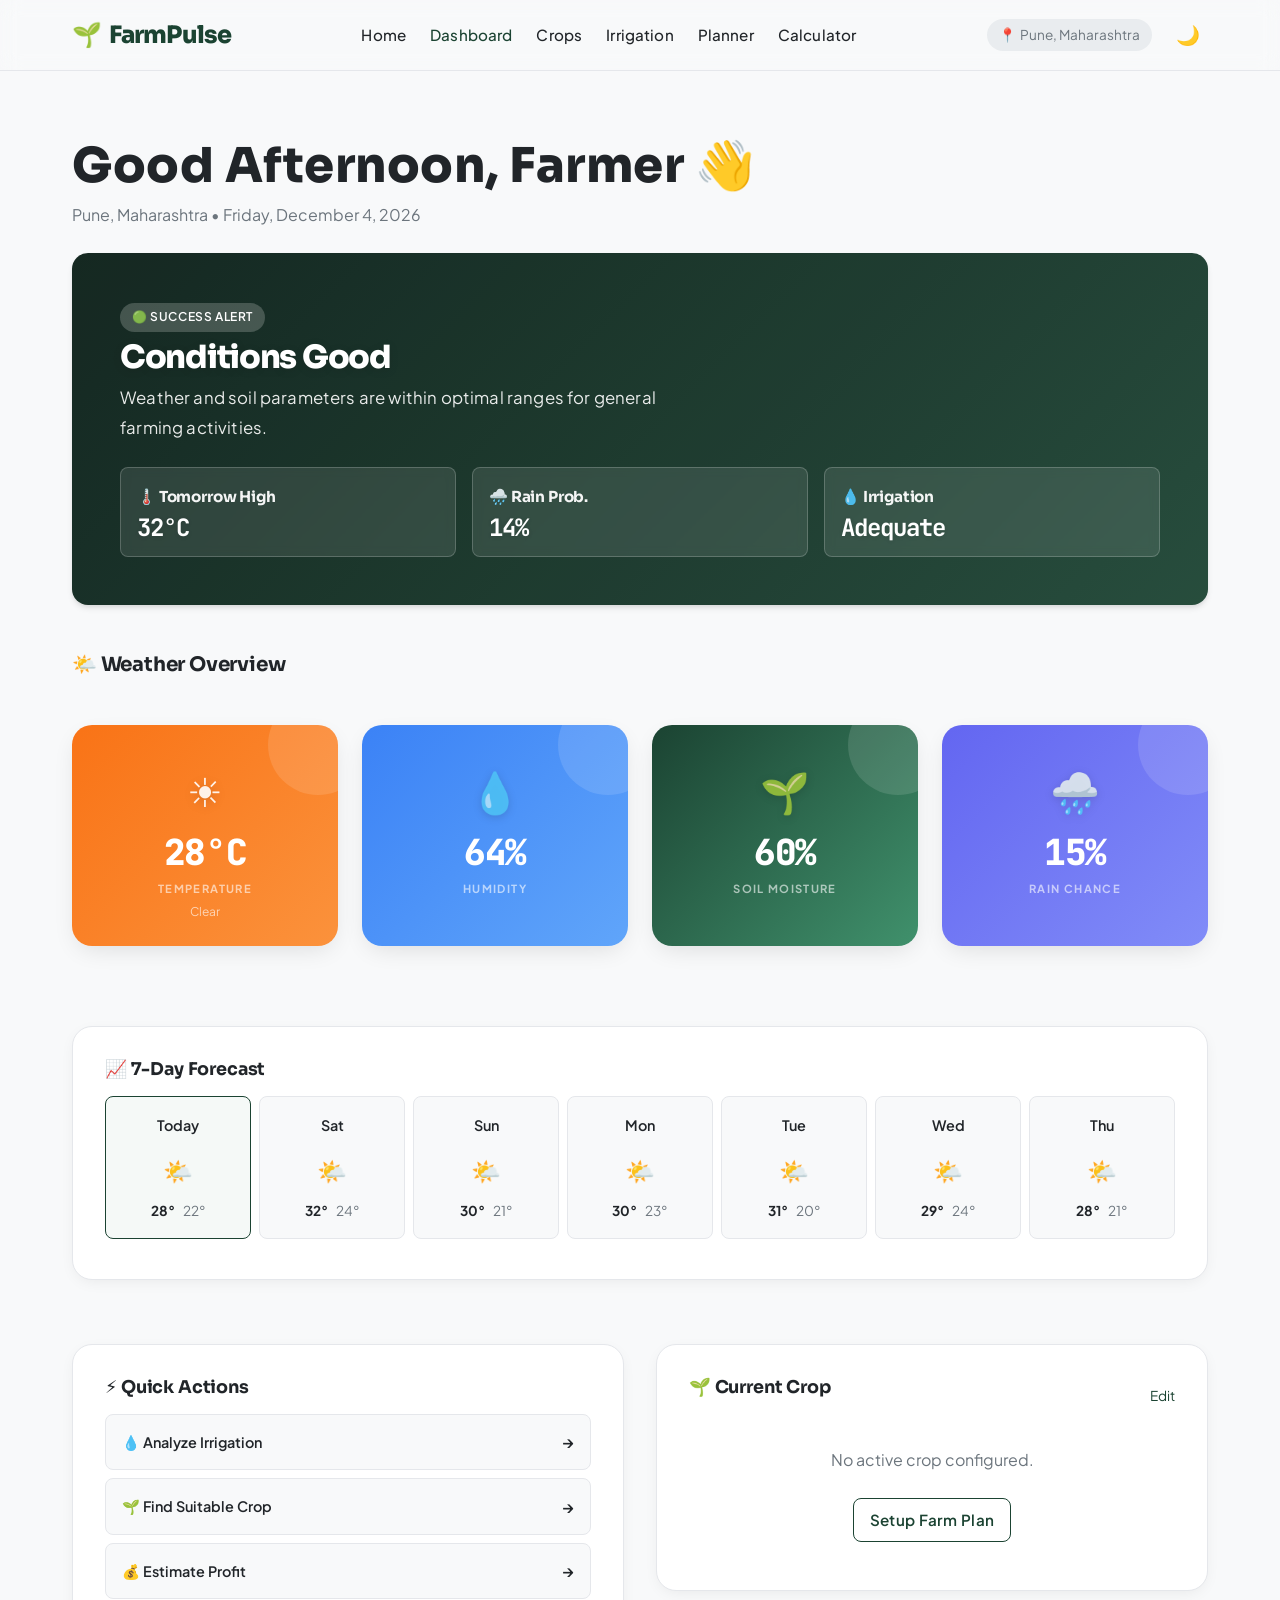
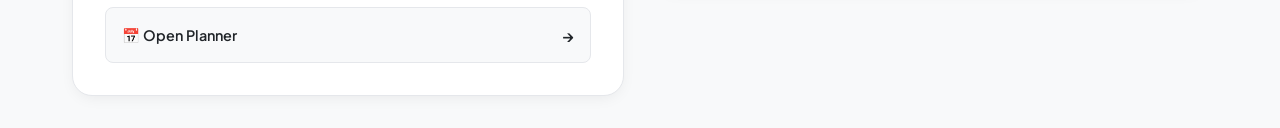
<file: dashboard.html>
<!DOCTYPE html>
<html lang="en" data-theme="light">
<head>
  <meta charset="UTF-8">
  <meta name="viewport" content="width=device-width, initial-scale=1.0">
  <title>Dashboard - FarmPulse</title>
  
  <link rel="preconnect" href="https://fonts.googleapis.com">
  <link rel="preconnect" href="https://fonts.gstatic.com" crossorigin>
  <link href="https://fonts.googleapis.com/css2?family=Sora:wght@400;600;700;800&family=Plus+Jakarta+Sans:ital,wght@0,400;0,500;0,600;0,700;1,400&family=JetBrains+Mono:wght@400;600&display=swap" rel="stylesheet">
  
  <link rel="stylesheet" href="./css/style.css">
  <link rel="stylesheet" href="./css/components.css">
  <link rel="stylesheet" href="./css/dashboard.css">
  <link rel="stylesheet" href="./css/responsive.css">
</head>
<body>
  
  <!-- Navbar -->
  <nav class="navbar">
    <div class="container">
      <a href="index.html" class="logo">
        <span>🌱</span> FarmPulse
      </a>
      
      <div class="nav-links">
        <a href="index.html">Home</a>
        <a href="dashboard.html" class="active">Dashboard</a>
        <a href="crops.html">Crops</a>
        <a href="irrigation.html">Irrigation</a>
        <a href="planner.html">Planner</a>
        <a href="calculator.html">Calculator</a>
      </div>
      
      <div class="nav-actions">
        <div class="location-badge">
          📍 <span>Detecting...</span>
        </div>
        <button class="theme-toggle" aria-label="Toggle Dark Mode">🌙</button>
        <button class="mobile-menu-btn" aria-label="Open Mobile Menu">☰</button>
      </div>
    </div>
  </nav>

  <!-- Mobile Menu Overlay -->
  <div class="mobile-menu-overlay">
    <div class="nav-links">
      <a href="index.html">🏠 Home</a>
      <a href="dashboard.html" class="active">📊 Dashboard</a>
      <a href="crops.html">🌱 Crops</a>
      <a href="irrigation.html">💧 Irrigation</a>
      <a href="planner.html">📅 Planner</a>
      <a href="calculator.html">💰 Calculator</a>
    </div>
  </div>

  <main class="container mb-xl mt-lg">
    
    <!-- Dashboard Header -->
    <header class="dashboard-header mt-xl mb-lg">
      <h1 id="greeting">Good Morning, Farmer 👋</h1>
      <p class="text-muted"><span class="location-badge-text">Pune, Maharashtra</span> • <span id="current-date">Loading date...</span></p>
    </header>

    <!-- Top Advisor Banner (Populated dynamically) -->
    <section id="alerts-container">
      <!-- Loading skeleton for banner -->
      <div class="advisor-banner skeleton">
        <div class="skeleton-title"></div>
        <div class="skeleton-text"></div>
        <div class="skeleton-text"></div>
      </div>
    </section>

    <!-- Sequential Dashboard Layout -->
    <div class="dashboard-flow">

      <!-- 1. Live Metrics -->
      <h3 class="mb-md">🌤️ Weather Overview</h3>
      <div class="metrics-grid" id="metrics-container">
        <div class="card metric-card skeleton-box"></div>
        <div class="card metric-card skeleton-box"></div>
        <div class="card metric-card skeleton-box"></div>
        <div class="card metric-card skeleton-box"></div>
      </div>

      <!-- 2. 7-Day Forecast -->
      <div class="card mb-xl">
        <h3 class="mb-md">📈 7-Day Forecast</h3>
        <div class="forecast-scroll-wrapper">
          <div class="forecast-grid" id="forecast-container">
            <!-- Loading Skeletons -->
            <div class="forecast-day skeleton" style="height: 120px; width: 80px;"></div>
            <div class="forecast-day skeleton" style="height: 120px; width: 80px;"></div>
            <div class="forecast-day skeleton" style="height: 120px; width: 80px;"></div>
            <div class="forecast-day skeleton" style="height: 120px; width: 80px;"></div>
            <div class="forecast-day skeleton" style="height: 120px; width: 80px;"></div>
            <div class="forecast-day skeleton" style="height: 120px; width: 80px;"></div>
            <div class="forecast-day skeleton" style="height: 120px; width: 80px;"></div>
          </div>
        </div>
      </div>

      <!-- 3. Quick Actions + Current Crop side by side on desktop -->
      <div class="dashboard-bottom-row">

        <!-- Quick Actions -->
        <div class="card">
          <h3 class="mb-md">⚡ Quick Actions</h3>
          <div class="quick-actions-list">
            <a href="irrigation.html" class="quick-action-btn">
              <span>💧 Analyze Irrigation</span>
              <span class="arrow">→</span>
            </a>
            <a href="crops.html" class="quick-action-btn">
              <span>🌱 Find Suitable Crop</span>
              <span class="arrow">→</span>
            </a>
            <a href="calculator.html" class="quick-action-btn">
              <span>💰 Estimate Profit</span>
              <span class="arrow">→</span>
            </a>
            <a href="planner.html" class="quick-action-btn">
              <span>📅 Open Planner</span>
              <span class="arrow">→</span>
            </a>
          </div>
        </div>

        <!-- Current Crop Status -->
        <div class="card">
          <div class="flex justify-between items-center mb-md">
            <h3>🌱 Current Crop</h3>
            <a href="planner.html" style="font-size: 0.85rem;">Edit</a>
          </div>
          <div id="crop-status-container">
            <div class="text-center text-muted py-md">
              <p>No active crop configured.</p>
              <a href="planner.html" class="btn btn-secondary mt-sm" style="padding: 0.5rem 1rem;">Setup Farm Plan</a>
            </div>
          </div>
        </div>

      </div>
    </div>

  </main>

  <!-- Mobile Bottom Nav -->
  <nav class="mobile-bottom-nav">
    <a href="index.html"><span>🏠</span> Home</a>
    <a href="dashboard.html" class="active"><span>📊</span> Dash</a>
    <a href="crops.html"><span>🌱</span> Crops</a>
    <a href="about.html"><span>ℹ️</span> About</a>
  </nav>

  <!-- Scripts -->
  <script type="module" src="./js/app.js"></script>
  <script type="module">
    import { locManager } from './js/location.js';
    import { weatherApi } from './js/weather.js';
    import { AlertsEngine } from './js/alerts.js';
    import storage from './js/storage.js';

    document.addEventListener('DOMContentLoaded', async () => {
      // 1. Update Greeting and Date
      const hour = new Date().getHours();
      let greeting = 'Good Evening';
      if (hour < 12) greeting = 'Good Morning';
      else if (hour < 17) greeting = 'Good Afternoon';
      
      const user = storage.getUser();
      document.getElementById('greeting').innerHTML = `${greeting}, ${user.name} 👋`;
      
      const options = { weekday: 'long', year: 'numeric', month: 'long', day: 'numeric' };
      document.getElementById('current-date').textContent = new Date().toLocaleDateString('en-US', options);

      // 2. Load Location & Weather
      try {
        const loc = locManager.getLocation();
        document.querySelector('.location-badge-text').textContent = loc.name;
        
        const weatherData = await weatherApi.getWeatherData(loc.lat, loc.lon);
        renderDashboard(weatherData);
        
      } catch (e) {
        console.error("Dashboard error:", e);
        document.getElementById('metrics-container').innerHTML = `<div class="alert alert-danger" style="grid-column: 1/-1">Failed to load weather data. Please try again later.</div>`;
      }
    });

    function renderDashboard(data) {
      const { current, forecast } = data;
      
      // Render Metrics
      const metricsHtml = `
        <div class="card metric-card temp">
          <div class="metric-icon">${current.icon}</div>
          <div class="metric-value">${current.temperature}°C</div>
          <div class="metric-label">Temperature</div>
          <div class="text-muted">${current.condition}</div>
        </div>
        <div class="card metric-card humidity">
          <div class="metric-icon">💧</div>
          <div class="metric-value">${current.humidity}%</div>
          <div class="metric-label">Humidity</div>
        </div>
        <div class="card metric-card soil">
          <div class="metric-icon">🌱</div>
          <div class="metric-value">${current.soilMoisture}%</div>
          <div class="metric-label">Soil Moisture</div>
        </div>
        <div class="card metric-card rain">
          <div class="metric-icon">🌧️</div>
          <div class="metric-value">${current.precipProb}%</div>
          <div class="metric-label">Rain Chance</div>
        </div>
      `;
      document.getElementById('metrics-container').innerHTML = metricsHtml;

      // Render Forecast
      const forecastHtml = forecast.map(day => `
        <div class="forecast-day ${day.dayName === 'Today' ? 'today' : ''}">
          <div class="forecast-day-name">${day.dayName}</div>
          <div class="forecast-icon">${day.icon}</div>
          <div class="forecast-temps">
            <span class="forecast-high">${day.maxTemp}°</span>
            <span class="forecast-low">${day.minTemp}°</span>
          </div>
        </div>
      `).join('');
      document.getElementById('forecast-container').innerHTML = forecastHtml;

      // Render Alerts
      const farmData = storage.getFarm();
      const alerts = AlertsEngine.generateAlerts(data, farmData);
      
      if (alerts.length > 0) {
        // Show highest priority alert in banner
        const mainAlert = alerts[0]; 
        
        let bannerStyle = `background: linear-gradient(135deg, var(--color-primary-dark) 0%, var(--color-primary) 100%);`;
        if (mainAlert.type === 'danger') {
          bannerStyle = `background: linear-gradient(135deg, #7f1d1d 0%, #b91c1c 100%);`;
        } else if (mainAlert.type === 'warning') {
          bannerStyle = `background: linear-gradient(135deg, #78350f 0%, #d97706 100%);`;
        }
        
        const bannerHtml = `
          <div class="advisor-banner" style="${bannerStyle}">
            <div class="badge mb-sm" style="background: rgba(255,255,255,0.2); color: white;">
              ${mainAlert.icon} ${mainAlert.type.toUpperCase()} ALERT
            </div>
            <h2>${mainAlert.title}</h2>
            <p style="opacity: 0.9; margin-top: 0.5rem; max-width: 600px;">${mainAlert.message}</p>
            
            <div class="advisor-grid">
              <div class="advisor-item">
                <div class="advisor-item-title">🌡️ Tomorrow High</div>
                <div class="advisor-item-value">${forecast[1].maxTemp}°C</div>
              </div>
              <div class="advisor-item">
                <div class="advisor-item-title">🌧️ Rain Prob.</div>
                <div class="advisor-item-value">${forecast[1].precipProb}%</div>
              </div>
              <div class="advisor-item">
                <div class="advisor-item-title">💧 Irrigation</div>
                <div class="advisor-item-value">${current.soilMoisture < 40 ? 'Required' : 'Adequate'}</div>
              </div>
            </div>
          </div>
        `;
        document.getElementById('alerts-container').innerHTML = bannerHtml;
      }
    }
  </script>
</body>
</html>
</file>
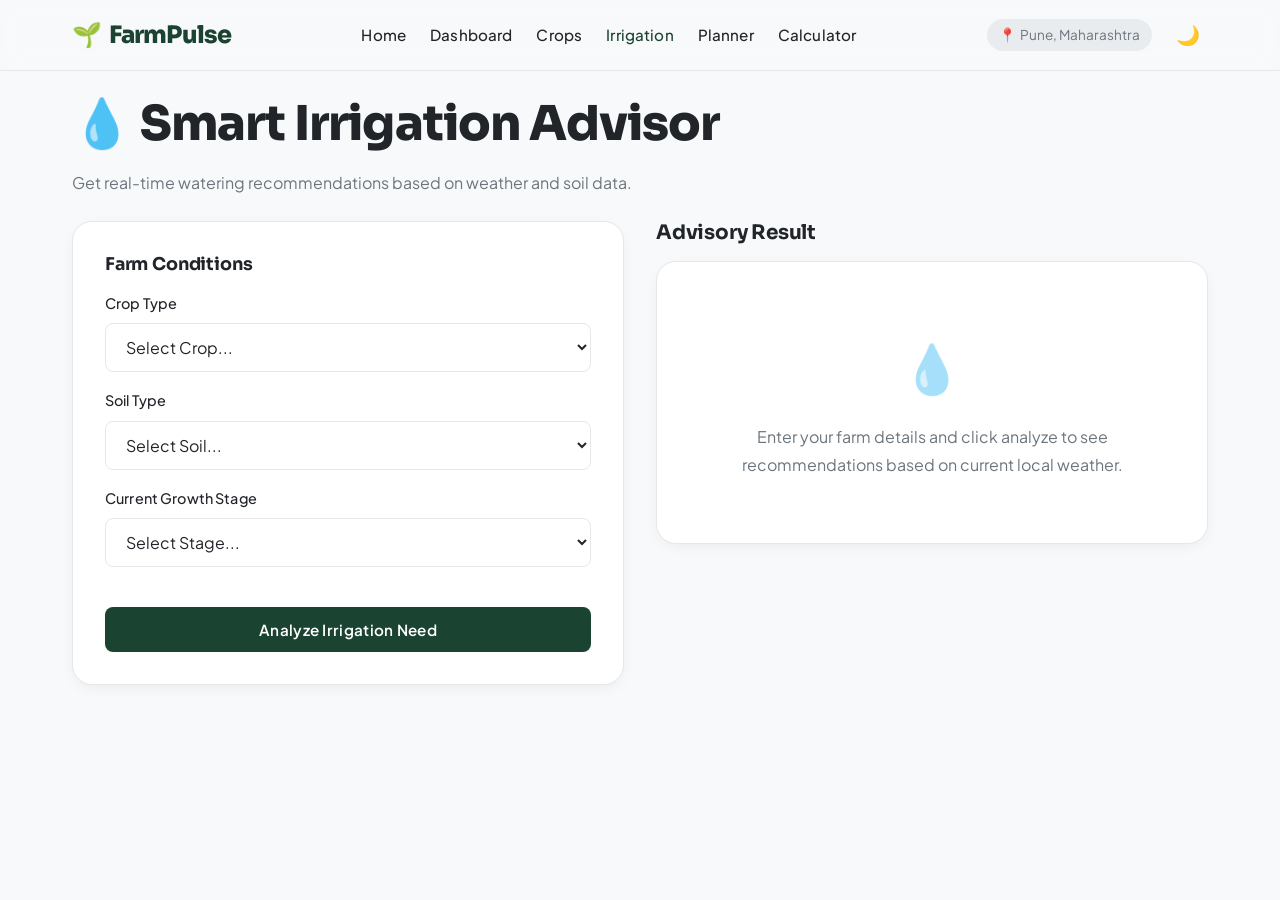
<file: irrigation.html>
<!DOCTYPE html>
<html lang="en" data-theme="light">
<head>
  <meta charset="UTF-8">
  <meta name="viewport" content="width=device-width, initial-scale=1.0">
  <title>Smart Irrigation Advisor - FarmPulse</title>
  
  <link rel="preconnect" href="https://fonts.googleapis.com">
  <link rel="preconnect" href="https://fonts.gstatic.com" crossorigin>
  <link href="https://fonts.googleapis.com/css2?family=Sora:wght@400;600;700;800&family=Plus+Jakarta+Sans:ital,wght@0,400;0,500;0,600;0,700;1,400&family=JetBrains+Mono:wght@400;600&display=swap" rel="stylesheet">
  
  <link rel="stylesheet" href="./css/style.css">
  <link rel="stylesheet" href="./css/components.css">
  <link rel="stylesheet" href="./css/dashboard.css">
  <link rel="stylesheet" href="./css/responsive.css">
</head>
<body>
  
  <nav class="navbar">
    <div class="container">
      <a href="index.html" class="logo"><span>🌱</span> FarmPulse</a>
      <div class="nav-links">
        <a href="index.html">Home</a>
        <a href="dashboard.html">Dashboard</a>
        <a href="crops.html">Crops</a>
        <a href="irrigation.html" class="active">Irrigation</a>
        <a href="planner.html">Planner</a>
        <a href="calculator.html">Calculator</a>
      </div>
      <div class="nav-actions">
        <div class="location-badge">📍 <span>Detecting...</span></div>
        <button class="theme-toggle">🌙</button>
        <button class="mobile-menu-btn">☰</button>
      </div>
    </div>
  </nav>

  <div class="mobile-menu-overlay">
    <div class="nav-links">
      <a href="index.html">🏠 Home</a>
      <a href="dashboard.html">📊 Dashboard</a>
      <a href="crops.html">🌱 Crops</a>
      <a href="irrigation.html" class="active">💧 Irrigation</a>
      <a href="planner.html">📅 Planner</a>
      <a href="calculator.html">💰 Calculator</a>
    </div>
  </div>

  <main class="container mb-xl mt-lg">
    <header class="mb-lg">
      <h1>💧 Smart Irrigation Advisor</h1>
      <p class="text-muted">Get real-time watering recommendations based on weather and soil data.</p>
    </header>

    <div class="grid grid-cols-2-sm gap-xl">
      
      <!-- Input Form -->
      <div class="card">
        <h3 class="mb-md">Farm Conditions</h3>
        <form id="irrigation-form">
          <div class="form-group">
            <label class="form-label">Crop Type</label>
            <select class="form-select" id="ir-crop" required>
              <option value="">Select Crop...</option>
              <option value="Tomato">Tomato</option>
              <option value="Rice">Rice</option>
              <option value="Wheat">Wheat</option>
              <option value="Cotton">Cotton</option>
              <option value="Maize">Maize</option>
              <option value="Soybean">Soybean</option>
              <option value="Sugarcane">Sugarcane</option>
              <option value="Potato">Potato</option>
              <option value="Onion">Onion</option>
              <option value="Other">Other</option>
            </select>
          </div>
          
          <div class="form-group">
            <label class="form-label">Soil Type</label>
            <select class="form-select" id="ir-soil" required>
              <option value="">Select Soil...</option>
              <option value="Sandy">Sandy (Drains fast)</option>
              <option value="Loamy">Loamy (Balanced)</option>
              <option value="Clay">Clay (Retains water)</option>
              <option value="Black Soil">Black Soil</option>
              <option value="Red Soil">Red Soil</option>
            </select>
          </div>
          
          <div class="form-group">
            <label class="form-label">Current Growth Stage</label>
            <select class="form-select" id="ir-stage" required>
              <option value="">Select Stage...</option>
              <option value="Germination">Germination</option>
              <option value="Vegetative">Vegetative</option>
              <option value="Flowering">Flowering (Critical)</option>
              <option value="Fruiting">Fruiting/Grain Filling (Critical)</option>
              <option value="Maturity">Maturity</option>
            </select>
          </div>
          
          <button type="submit" class="btn btn-primary btn-block mt-lg" id="analyze-btn">Analyze Irrigation Need</button>
        </form>
      </div>
      
      <!-- Result Card -->
      <div>
        <h3 class="mb-md">Advisory Result</h3>
        <div id="result-container">
          <div class="card text-center" style="padding: 4rem 2rem;">
            <div style="font-size: 3rem; margin-bottom: 1rem; opacity: 0.5;">💧</div>
            <p class="text-muted">Enter your farm details and click analyze to see recommendations based on current local weather.</p>
          </div>
        </div>
      </div>
      
    </div>
  </main>

  <nav class="mobile-bottom-nav">
    <a href="index.html"><span>🏠</span> Home</a>
    <a href="dashboard.html"><span>📊</span> Dash</a>
    <a href="crops.html"><span>🌱</span> Crops</a>
    <a href="about.html"><span>ℹ️</span> About</a>
  </nav>

  <script type="module" src="./js/app.js"></script>
  <script type="module">
    import { irrigationEngine } from './js/irrigation.js';
    import storage from './js/storage.js';

    document.addEventListener('DOMContentLoaded', () => {
      // Pre-fill if farm data exists
      const farm = storage.getFarm();
      if (farm.soilType) {
        const select = document.getElementById('ir-soil');
        for (let i=0; i<select.options.length; i++) {
          if (select.options[i].value === farm.soilType) {
            select.selectedIndex = i;
            break;
          }
        }
      }

      document.getElementById('irrigation-form').addEventListener('submit', async (e) => {
        e.preventDefault();
        
        const btn = document.getElementById('analyze-btn');
        btn.disabled = true;
        btn.innerHTML = 'Analyzing...';
        
        const inputs = {
          crop: document.getElementById('ir-crop').value,
          soil: document.getElementById('ir-soil').value,
          stage: document.getElementById('ir-stage').value
        };
        
        try {
          const result = await irrigationEngine.analyze(inputs);
          renderResult(result);
        } catch (err) {
          document.getElementById('result-container').innerHTML = `
            <div class="alert alert-danger">Failed to calculate irrigation need. Ensure you have internet connection.</div>
          `;
        } finally {
          btn.disabled = false;
          btn.innerHTML = 'Analyze Irrigation Need';
        }
      });
    });

    function renderResult(res) {
      let gaugeLabel = 'GOOD';
      if (res.level === 'low') gaugeLabel = 'LOW';
      if (res.level === 'medium') gaugeLabel = 'MODERATE';
      
      const html = `
        <div class="card irrigation-result">
          <h2 style="margin-bottom: 0.5rem">${res.status}</h2>
          
          <div class="moisture-gauge" data-level="${res.level}">
            <span class="moisture-value">${res.soilMoistureIndex}%</span>
            <span class="moisture-label">Moisture: ${gaugeLabel}</span>
          </div>
          
          <div class="irrigation-stats">
            <div class="irrigation-stat-item">
              <span class="text-muted">Rain Tomorrow</span>
              <span style="font-weight: bold">${res.weather.precipProb}%</span>
            </div>
            <div class="irrigation-stat-item">
              <span class="text-muted">Temperature</span>
              <span style="font-weight: bold">${res.weather.temperature}°C</span>
            </div>
            <div class="irrigation-stat-item">
              <span class="text-muted">Humidity</span>
              <span style="font-weight: bold">${res.weather.humidity}%</span>
            </div>
            <div class="irrigation-stat-item" style="grid-column: 1/-1">
              <span class="text-muted">Est. Volume Requirement</span>
              <span style="font-weight: bold; color: var(--color-info)">${res.volume}</span>
            </div>
          </div>
          
          <div class="alert alert-warning mb-md" style="text-align: left">
            <strong>Recommended Time:</strong><br>
            ${res.time}
          </div>
          
          <p class="text-muted" style="font-size: 0.9rem; text-align: left; line-height: 1.5">
            ${res.explanation}
          </p>
        </div>
      `;
      
      document.getElementById('result-container').innerHTML = html;
    }
  </script>
</body>
</html>
</file>
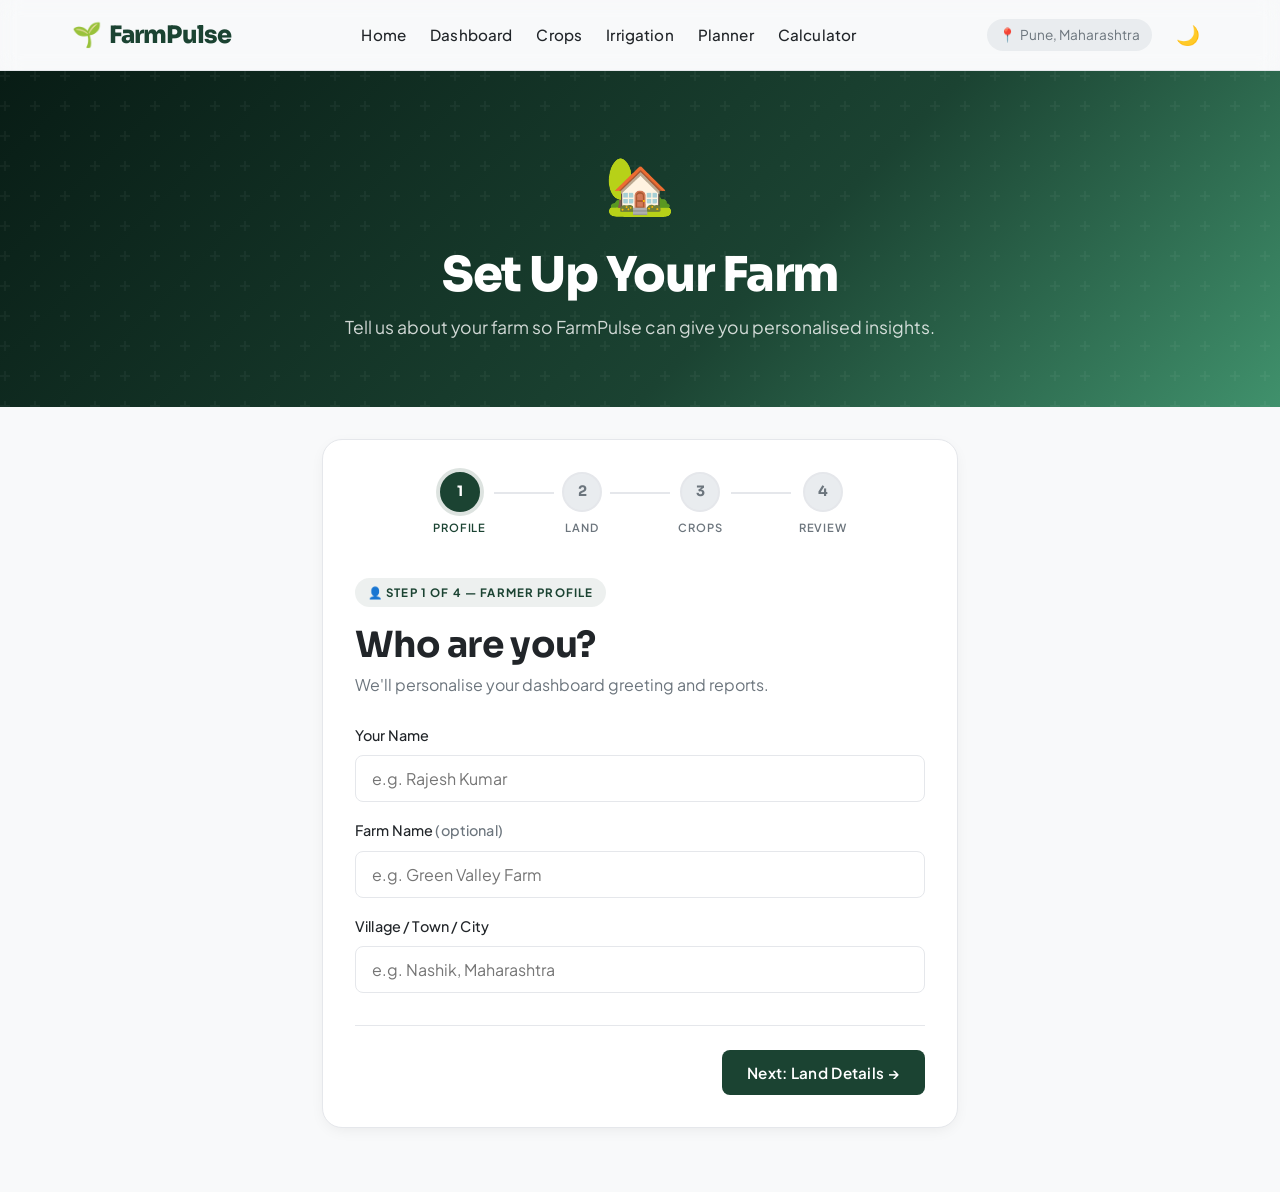
<file: my-farm.html>
<!DOCTYPE html>
<html lang="en" data-theme="light">
<head>
  <meta charset="UTF-8">
  <meta name="viewport" content="width=device-width, initial-scale=1.0">
  <title>My Farm — FarmPulse</title>
  <meta name="description" content="Set up your farm profile on FarmPulse for personalized crop, irrigation and planning insights.">

  <!-- Google Fonts -->
  <link rel="preconnect" href="https://fonts.googleapis.com">
  <link rel="preconnect" href="https://fonts.gstatic.com" crossorigin>
  <link href="https://fonts.googleapis.com/css2?family=Sora:wght@400;600;700;800&family=Plus+Jakarta+Sans:ital,wght@0,400;0,500;0,600;0,700;1,400&family=JetBrains+Mono:wght@400;600&display=swap" rel="stylesheet">

  <!-- CSS -->
  <link rel="stylesheet" href="./css/style.css">
  <link rel="stylesheet" href="./css/components.css">
  <link rel="stylesheet" href="./css/responsive.css">

  <style>
    /* ---- Page Hero Banner ---- */
    .farm-hero {
      background: linear-gradient(135deg, var(--color-primary-dark) 0%, var(--color-primary) 60%, var(--color-secondary) 100%);
      color: white;
      padding: 4rem 0 4rem;
      text-align: center;
      position: relative;
      overflow: hidden;
    }
    .farm-hero::before {
      content: '';
      position: absolute;
      inset: 0;
      background: url("data:image/svg+xml,%3Csvg width='60' height='60' viewBox='0 0 60 60' xmlns='http://www.w3.org/2000/svg'%3E%3Cg fill='none' fill-rule='evenodd'%3E%3Cg fill='%23ffffff' fill-opacity='0.04'%3E%3Cpath d='M36 34v-4h-2v4h-4v2h4v4h2v-4h4v-2h-4zm0-30V0h-2v4h-4v2h4v4h2V6h4V4h-4zM6 34v-4H4v4H0v2h4v4h2v-4h4v-2H6zM6 4V0H4v4H0v2h4v4h2V6h4V4H6z'/%3E%3C/g%3E%3C/g%3E%3C/svg%3E");
    }
    .farm-hero h1 { color: white; letter-spacing: -0.03em; margin-bottom: 0.5rem; }
    .farm-hero p { color: rgba(255,255,255,0.8); font-size: 1.1rem; margin: 0; }
    .farm-hero .hero-icon { font-size: 3.5rem; margin-bottom: 1rem; display: block; }

    .form-card-wrapper {
      margin-top: 2rem;
      position: relative;
      z-index: 10;
      padding-bottom: 4rem;
      display: flex;
      justify-content: center;
      width: 100%;
    }

    /* ---- Step Indicator ---- */
    .steps-indicator {
      display: flex;
      align-items: center;
      justify-content: center;
      gap: 0;
      margin-bottom: 2.5rem;
    }
    .step {
      display: flex;
      flex-direction: column;
      align-items: center;
      gap: 0.4rem;
    }
    .step-circle {
      width: 40px;
      height: 40px;
      border-radius: 50%;
      background: var(--color-accent-beige);
      border: 2px solid var(--border-color);
      display: flex;
      align-items: center;
      justify-content: center;
      font-weight: 700;
      font-size: 0.9rem;
      color: var(--color-text-muted);
      transition: all 0.3s;
      font-family: var(--font-family-heading);
    }
    .step.active .step-circle {
      background: var(--color-primary);
      border-color: var(--color-primary);
      color: white;
      box-shadow: 0 0 0 4px rgba(27, 67, 50, 0.15);
    }
    .step.done .step-circle {
      background: var(--color-success);
      border-color: var(--color-success);
      color: white;
    }
    .step-label {
      font-size: 0.7rem;
      font-weight: 600;
      text-transform: uppercase;
      letter-spacing: 0.08em;
      color: var(--color-text-muted);
    }
    .step.active .step-label { color: var(--color-primary); }
    .step-line {
      flex: 1;
      height: 2px;
      background: var(--border-color);
      margin: 0 0.5rem;
      margin-bottom: 1.4rem;
      max-width: 60px;
      transition: background 0.3s;
    }
    .step-line.done { background: var(--color-success); }

    /* ---- Form Sections ---- */
    .form-section {
      display: none;
      animation: fadeSlideIn 0.35s ease;
    }
    .form-section.active { display: block; }

    @keyframes fadeSlideIn {
      from { opacity: 0; transform: translateY(12px); }
      to   { opacity: 1; transform: translateY(0); }
    }

    /* ---- Section heading ---- */
    .section-label {
      display: inline-flex;
      align-items: center;
      gap: 0.5rem;
      font-size: 0.72rem;
      font-weight: 700;
      letter-spacing: 0.1em;
      text-transform: uppercase;
      color: var(--color-primary);
      background: rgba(27, 67, 50, 0.08);
      padding: 0.3rem 0.8rem;
      border-radius: var(--radius-full);
      margin-bottom: 1rem;
    }

    /* ---- Soil / Irrigation Option Cards ---- */
    .option-grid {
      display: grid;
      grid-template-columns: repeat(auto-fill, minmax(130px, 1fr));
      gap: 0.75rem;
    }
    .option-card {
      position: relative;
      cursor: pointer;
    }
    .option-card input[type="radio"] {
      position: absolute;
      opacity: 0;
      width: 0;
      height: 0;
    }
    .option-label {
      display: flex;
      flex-direction: column;
      align-items: center;
      justify-content: center;
      gap: 0.4rem;
      padding: 1rem 0.5rem;
      border: 2px solid var(--border-color);
      border-radius: var(--radius-md);
      background: var(--color-surface);
      cursor: pointer;
      transition: all 0.2s;
      text-align: center;
    }
    .option-label:hover {
      border-color: var(--color-primary);
      background: rgba(27, 67, 50, 0.04);
    }
    .option-card input:checked + .option-label {
      border-color: var(--color-primary);
      background: rgba(27, 67, 50, 0.08);
      box-shadow: 0 0 0 3px rgba(27, 67, 50, 0.12);
    }
    .option-icon { font-size: 1.6rem; }
    .option-text { font-size: 0.8rem; font-weight: 600; color: var(--color-text); }

    /* ---- Summary Card ---- */
    .summary-grid {
      display: grid;
      grid-template-columns: 1fr 1fr;
      gap: 1rem;
    }
    .summary-item {
      background: var(--color-background);
      border: 1px solid var(--border-color);
      border-radius: var(--radius-md);
      padding: 1rem;
    }
    .summary-item-label {
      font-size: 0.72rem;
      font-weight: 700;
      text-transform: uppercase;
      letter-spacing: 0.08em;
      color: var(--color-text-muted);
      margin-bottom: 0.3rem;
    }
    .summary-item-value {
      font-weight: 700;
      font-size: 1rem;
      color: var(--color-text);
      font-family: var(--font-family-heading);
    }

    /* ---- Success State ---- */
    .success-state {
      display: none;
      text-align: center;
      padding: 3rem 2rem;
    }
    .success-icon {
      font-size: 4rem;
      margin-bottom: 1rem;
      display: block;
      animation: popIn 0.5s cubic-bezier(0.175, 0.885, 0.32, 1.275);
    }
    @keyframes popIn {
      0%   { transform: scale(0); opacity: 0; }
      100% { transform: scale(1); opacity: 1; }
    }

    /* ---- Nav buttons ---- */
    .form-nav {
      display: flex;
      justify-content: space-between;
      align-items: center;
      margin-top: 2rem;
      padding-top: 1.5rem;
      border-top: 1px solid var(--border-color);
    }
  </style>
</head>
<body>

  <!-- Navbar -->
  <nav class="navbar">
    <div class="container">
      <a href="index.html" class="logo"><span>🌱</span> FarmPulse</a>
      <div class="nav-links">
        <a href="index.html">Home</a>
        <a href="dashboard.html">Dashboard</a>
        <a href="crops.html">Crops</a>
        <a href="irrigation.html">Irrigation</a>
        <a href="planner.html">Planner</a>
        <a href="calculator.html">Calculator</a>
      </div>
      <div class="nav-actions">
        <div class="location-badge">📍 <span>Detecting...</span></div>
        <button class="theme-toggle" aria-label="Toggle Dark Mode">🌙</button>
        <button class="mobile-menu-btn" aria-label="Open Mobile Menu">☰</button>
      </div>
    </div>
  </nav>

  <!-- Mobile Menu Overlay -->
  <div class="mobile-menu-overlay">
    <div class="nav-links">
      <a href="index.html">🏠 Home</a>
      <a href="dashboard.html">📊 Dashboard</a>
      <a href="crops.html">🌱 Crops</a>
      <a href="irrigation.html">💧 Irrigation</a>
      <a href="planner.html">📅 Planner</a>
      <a href="calculator.html">💰 Calculator</a>
      <a href="about.html">ℹ️ About</a>
    </div>
  </div>

  <!-- Hero -->
  <div class="farm-hero">
    <div class="container">
      <span class="hero-icon">🏡</span>
      <h1>Set Up Your Farm</h1>
      <p>Tell us about your farm so FarmPulse can give you personalised insights.</p>
    </div>
  </div>

  <!-- Form Card -->
  <div class="form-card-wrapper">
    <div class="container" style="max-width: 700px;">
      <div class="card" id="main-card">

        <!-- Steps Indicator -->
        <div class="steps-indicator" id="steps-indicator">
          <div class="step active" id="step-ind-1">
            <div class="step-circle">1</div>
            <span class="step-label">Profile</span>
          </div>
          <div class="step-line" id="line-1-2"></div>
          <div class="step" id="step-ind-2">
            <div class="step-circle">2</div>
            <span class="step-label">Land</span>
          </div>
          <div class="step-line" id="line-2-3"></div>
          <div class="step" id="step-ind-3">
            <div class="step-circle">3</div>
            <span class="step-label">Crops</span>
          </div>
          <div class="step-line" id="line-3-4"></div>
          <div class="step" id="step-ind-4">
            <div class="step-circle">4</div>
            <span class="step-label">Review</span>
          </div>
        </div>

        <!-- ========== STEP 1: Farmer Profile ========== -->
        <div class="form-section active" id="section-1">
          <div class="section-label">👤 Step 1 of 4 — Farmer Profile</div>
          <h2 style="margin-bottom: 0.25rem;">Who are you?</h2>
          <p class="text-muted" style="margin-bottom: 1.5rem;">We'll personalise your dashboard greeting and reports.</p>

          <div class="form-group">
            <label class="form-label" for="farmer-name">Your Name</label>
            <input type="text" id="farmer-name" class="form-control" placeholder="e.g. Rajesh Kumar" maxlength="60">
          </div>
          <div class="form-group">
            <label class="form-label" for="farm-name">Farm Name <span class="text-muted">(optional)</span></label>
            <input type="text" id="farm-name" class="form-control" placeholder="e.g. Green Valley Farm" maxlength="80">
          </div>
          <div class="form-group">
            <label class="form-label" for="farm-location">Village / Town / City</label>
            <input type="text" id="farm-location" class="form-control" placeholder="e.g. Nashik, Maharashtra">
          </div>
          <div class="form-nav">
            <span></span>
            <button class="btn btn-primary" id="next-1">Next: Land Details →</button>
          </div>
        </div>

        <!-- ========== STEP 2: Land Details ========== -->
        <div class="form-section" id="section-2">
          <div class="section-label">🌾 Step 2 of 4 — Land Details</div>
          <h2 style="margin-bottom: 0.25rem;">Tell us about your land.</h2>
          <p class="text-muted" style="margin-bottom: 1.5rem;">This helps with irrigation and yield estimates.</p>

          <div class="grid grid-cols-2-sm gap-md">
            <div class="form-group">
              <label class="form-label" for="farm-area">Total Farm Area (Acres)</label>
              <input type="number" id="farm-area" class="form-control" placeholder="e.g. 5" min="0.1" step="0.1">
            </div>
            <div class="form-group">
              <label class="form-label" for="farm-plots">Number of Plots</label>
              <input type="number" id="farm-plots" class="form-control" placeholder="e.g. 2" min="1" step="1">
            </div>
          </div>

          <div class="form-group">
            <label class="form-label">Soil Type</label>
            <div class="option-grid">
              <label class="option-card">
                <input type="radio" name="soil-type" value="Black Cotton">
                <span class="option-label"><span class="option-icon">⚫</span><span class="option-text">Black Cotton</span></span>
              </label>
              <label class="option-card">
                <input type="radio" name="soil-type" value="Red Laterite">
                <span class="option-label"><span class="option-icon">🔴</span><span class="option-text">Red Laterite</span></span>
              </label>
              <label class="option-card">
                <input type="radio" name="soil-type" value="Alluvial">
                <span class="option-label"><span class="option-icon">🟤</span><span class="option-text">Alluvial</span></span>
              </label>
              <label class="option-card">
                <input type="radio" name="soil-type" value="Sandy Loam">
                <span class="option-label"><span class="option-icon">🟡</span><span class="option-text">Sandy Loam</span></span>
              </label>
              <label class="option-card">
                <input type="radio" name="soil-type" value="Clay">
                <span class="option-label"><span class="option-icon">🪨</span><span class="option-text">Clay</span></span>
              </label>
              <label class="option-card">
                <input type="radio" name="soil-type" value="Mixed">
                <span class="option-label"><span class="option-icon">🌍</span><span class="option-text">Mixed</span></span>
              </label>
            </div>
          </div>

          <div class="form-nav">
            <button class="btn btn-secondary" id="prev-2">← Back</button>
            <button class="btn btn-primary" id="next-2">Next: Crop Info →</button>
          </div>
        </div>

        <!-- ========== STEP 3: Crop & Irrigation ========== -->
        <div class="form-section" id="section-3">
          <div class="section-label">🌱 Step 3 of 4 — Crops & Irrigation</div>
          <h2 style="margin-bottom: 0.25rem;">What do you grow?</h2>
          <p class="text-muted" style="margin-bottom: 1.5rem;">This powers your planner and advisor recommendations.</p>

          <div class="form-group">
            <label class="form-label" for="primary-crop">Primary Crop</label>
            <select id="primary-crop" class="form-select">
              <option value="">Select a crop...</option>
              <option value="Wheat">🌾 Wheat</option>
              <option value="Rice">🍚 Rice</option>
              <option value="Sugarcane">🎋 Sugarcane</option>
              <option value="Cotton">🌿 Cotton</option>
              <option value="Tomato">🍅 Tomato</option>
              <option value="Onion">🧅 Onion</option>
              <option value="Soybean">🫘 Soybean</option>
              <option value="Maize">🌽 Maize</option>
              <option value="Groundnut">🥜 Groundnut</option>
              <option value="Pulses">🌱 Pulses</option>
              <option value="Vegetables">🥬 Mixed Vegetables</option>
              <option value="Other">🌾 Other</option>
            </select>
          </div>

          <div class="form-group">
            <label class="form-label" for="secondary-crop">Secondary / Seasonal Crop <span class="text-muted">(optional)</span></label>
            <input type="text" id="secondary-crop" class="form-control" placeholder="e.g. Onion, Chickpea">
          </div>

          <div class="form-group">
            <label class="form-label">Irrigation Method</label>
            <div class="option-grid">
              <label class="option-card">
                <input type="radio" name="irrigation" value="Drip">
                <span class="option-label"><span class="option-icon">💧</span><span class="option-text">Drip</span></span>
              </label>
              <label class="option-card">
                <input type="radio" name="irrigation" value="Sprinkler">
                <span class="option-label"><span class="option-icon">🚿</span><span class="option-text">Sprinkler</span></span>
              </label>
              <label class="option-card">
                <input type="radio" name="irrigation" value="Flood">
                <span class="option-label"><span class="option-icon">🌊</span><span class="option-text">Flood</span></span>
              </label>
              <label class="option-card">
                <input type="radio" name="irrigation" value="Canal">
                <span class="option-label"><span class="option-icon">🏞️</span><span class="option-text">Canal</span></span>
              </label>
              <label class="option-card">
                <input type="radio" name="irrigation" value="Rainfed">
                <span class="option-label"><span class="option-icon">🌧️</span><span class="option-text">Rainfed</span></span>
              </label>
              <label class="option-card">
                <input type="radio" name="irrigation" value="Borewell">
                <span class="option-label"><span class="option-icon">🔩</span><span class="option-text">Borewell</span></span>
              </label>
            </div>
          </div>

          <div class="form-nav">
            <button class="btn btn-secondary" id="prev-3">← Back</button>
            <button class="btn btn-primary" id="next-3">Review & Save →</button>
          </div>
        </div>

        <!-- ========== STEP 4: Review & Save ========== -->
        <div class="form-section" id="section-4">
          <div class="section-label">✅ Step 4 of 4 — Review</div>
          <h2 style="margin-bottom: 0.25rem;">Looks good?</h2>
          <p class="text-muted" style="margin-bottom: 1.5rem;">Review your farm details before saving.</p>

          <div class="summary-grid" id="summary-grid">
            <!-- Populated by JS -->
          </div>

          <div class="form-nav">
            <button class="btn btn-secondary" id="prev-4">← Edit</button>
            <button class="btn btn-primary" id="save-farm">🌱 Save My Farm</button>
          </div>
        </div>

        <!-- ========== SUCCESS STATE ========== -->
        <div class="success-state" id="success-state">
          <span class="success-icon">🎉</span>
          <h2 style="margin-bottom: 0.5rem;">Farm Profile Saved!</h2>
          <p class="text-muted" style="margin-bottom: 2rem;">Your farm is all set. FarmPulse will now personalise your dashboard, planner and advisor alerts.</p>
          <div style="display: flex; gap: 1rem; justify-content: center; flex-wrap: wrap;">
            <a href="dashboard.html" class="btn btn-primary">Go to Dashboard →</a>
            <a href="planner.html" class="btn btn-secondary">Open Planner</a>
          </div>
        </div>

      </div>
    </div>
  </div>

  <!-- Mobile Bottom Nav -->
  <nav class="mobile-bottom-nav">
    <a href="index.html"><span>🏠</span> Home</a>
    <a href="dashboard.html"><span>📊</span> Dash</a>
    <a href="crops.html"><span>🌱</span> Crops</a>
    <a href="about.html"><span>ℹ️</span> About</a>
  </nav>

  <script type="module" src="./js/app.js"></script>
  <script type="module">
    import storage from './js/storage.js';

    // ---- State ----
    let currentStep = 1;
    const totalSteps = 4;

    // ---- Pre-fill from stored data ----
    const existingUser = storage.getUser();
    const existingFarm = storage.getFarm();
    if (existingUser.name && existingUser.name !== 'Farmer') {
      document.getElementById('farmer-name').value = existingUser.name;
    }
    if (existingFarm.farmName)   document.getElementById('farm-name').value = existingFarm.farmName;
    if (existingFarm.location)   document.getElementById('farm-location').value = existingFarm.location;
    if (existingFarm.area)       document.getElementById('farm-area').value = existingFarm.area;
    if (existingFarm.plots)      document.getElementById('farm-plots').value = existingFarm.plots;
    if (existingFarm.soilType) {
      const rb = document.querySelector(`input[name="soil-type"][value="${existingFarm.soilType}"]`);
      if (rb) rb.checked = true;
    }
    if (existingFarm.primaryCrop) {
      const sel = document.getElementById('primary-crop');
      sel.value = existingFarm.primaryCrop;
    }
    if (existingFarm.secondaryCrop) document.getElementById('secondary-crop').value = existingFarm.secondaryCrop;
    if (existingFarm.irrigationType) {
      const rb = document.querySelector(`input[name="irrigation"][value="${existingFarm.irrigationType}"]`);
      if (rb) rb.checked = true;
    }

    // ---- Step Navigation ----
    function goToStep(n) {
      document.getElementById(`section-${currentStep}`).classList.remove('active');
      currentStep = n;
      document.getElementById(`section-${currentStep}`).classList.add('active');
      updateStepIndicator();
      window.scrollTo({ top: 0, behavior: 'smooth' });
    }

    function updateStepIndicator() {
      for (let i = 1; i <= totalSteps; i++) {
        const ind = document.getElementById(`step-ind-${i}`);
        ind.classList.remove('active', 'done');
        if (i < currentStep) ind.classList.add('done');
        else if (i === currentStep) ind.classList.add('active');
      }
      for (let i = 1; i < totalSteps; i++) {
        const line = document.getElementById(`line-${i}-${i+1}`);
        if (line) {
          line.classList.toggle('done', i < currentStep);
        }
      }
    }

    // Step 1 → 2
    document.getElementById('next-1').addEventListener('click', () => {
      const name = document.getElementById('farmer-name').value.trim();
      const loc  = document.getElementById('farm-location').value.trim();
      if (!name) { alert('Please enter your name.'); return; }
      if (!loc)  { alert('Please enter your village / city.'); return; }
      goToStep(2);
    });

    // Step 2 → 3
    document.getElementById('next-2').addEventListener('click', () => {
      const area = document.getElementById('farm-area').value;
      const soil = document.querySelector('input[name="soil-type"]:checked');
      if (!area || parseFloat(area) <= 0) { alert('Please enter your farm area.'); return; }
      if (!soil) { alert('Please select your soil type.'); return; }
      goToStep(3);
    });

    // Step 3 → 4 (review)
    document.getElementById('next-3').addEventListener('click', () => {
      const crop = document.getElementById('primary-crop').value;
      const irr  = document.querySelector('input[name="irrigation"]:checked');
      if (!crop) { alert('Please select your primary crop.'); return; }
      if (!irr)  { alert('Please select your irrigation method.'); return; }
      buildSummary();
      goToStep(4);
    });

    // Back buttons
    document.getElementById('prev-2').addEventListener('click', () => goToStep(1));
    document.getElementById('prev-3').addEventListener('click', () => goToStep(2));
    document.getElementById('prev-4').addEventListener('click', () => goToStep(3));

    // ---- Build Summary ----
    function buildSummary() {
      const data = collectData();
      const items = [
        { label: '👤 Farmer Name',     value: data.farmerName     || '—' },
        { label: '🏡 Farm Name',        value: data.farmName       || '—' },
        { label: '📍 Location',         value: data.location       || '—' },
        { label: '📐 Area',             value: data.area ? `${data.area} Acres` : '—' },
        { label: '🪨 Soil Type',        value: data.soilType       || '—' },
        { label: '🌱 Primary Crop',     value: data.primaryCrop    || '—' },
        { label: '🌾 Secondary Crop',   value: data.secondaryCrop  || '—' },
        { label: '💧 Irrigation',       value: data.irrigationType || '—' },
      ];
      const grid = document.getElementById('summary-grid');
      grid.innerHTML = items.map(it => `
        <div class="summary-item">
          <div class="summary-item-label">${it.label}</div>
          <div class="summary-item-value">${it.value}</div>
        </div>
      `).join('');
    }

    // ---- Collect all data ----
    function collectData() {
      return {
        farmerName:    document.getElementById('farmer-name').value.trim(),
        farmName:      document.getElementById('farm-name').value.trim(),
        location:      document.getElementById('farm-location').value.trim(),
        area:          document.getElementById('farm-area').value,
        plots:         document.getElementById('farm-plots').value,
        soilType:      (document.querySelector('input[name="soil-type"]:checked') || {}).value || '',
        primaryCrop:   document.getElementById('primary-crop').value,
        secondaryCrop: document.getElementById('secondary-crop').value.trim(),
        irrigationType:(document.querySelector('input[name="irrigation"]:checked') || {}).value || '',
      };
    }

    // ---- Save ----
    document.getElementById('save-farm').addEventListener('click', () => {
      const data = collectData();

      // Save user name
      storage.setUser({ name: data.farmerName || 'Farmer' });

      // Save farm data
      storage.setFarm({
        farmName:      data.farmName,
        location:      data.location,
        area:          data.area,
        plots:         data.plots,
        soilType:      data.soilType,
        primaryCrop:   data.primaryCrop,
        secondaryCrop: data.secondaryCrop,
        irrigationType:data.irrigationType,
      });

      // Show success
      document.getElementById('main-card').querySelector('#steps-indicator').style.display = 'none';
      document.getElementById(`section-${currentStep}`).classList.remove('active');
      document.getElementById('success-state').style.display = 'block';
      window.scrollTo({ top: 0, behavior: 'smooth' });
    });
  </script>
</body>
</html>
</file>
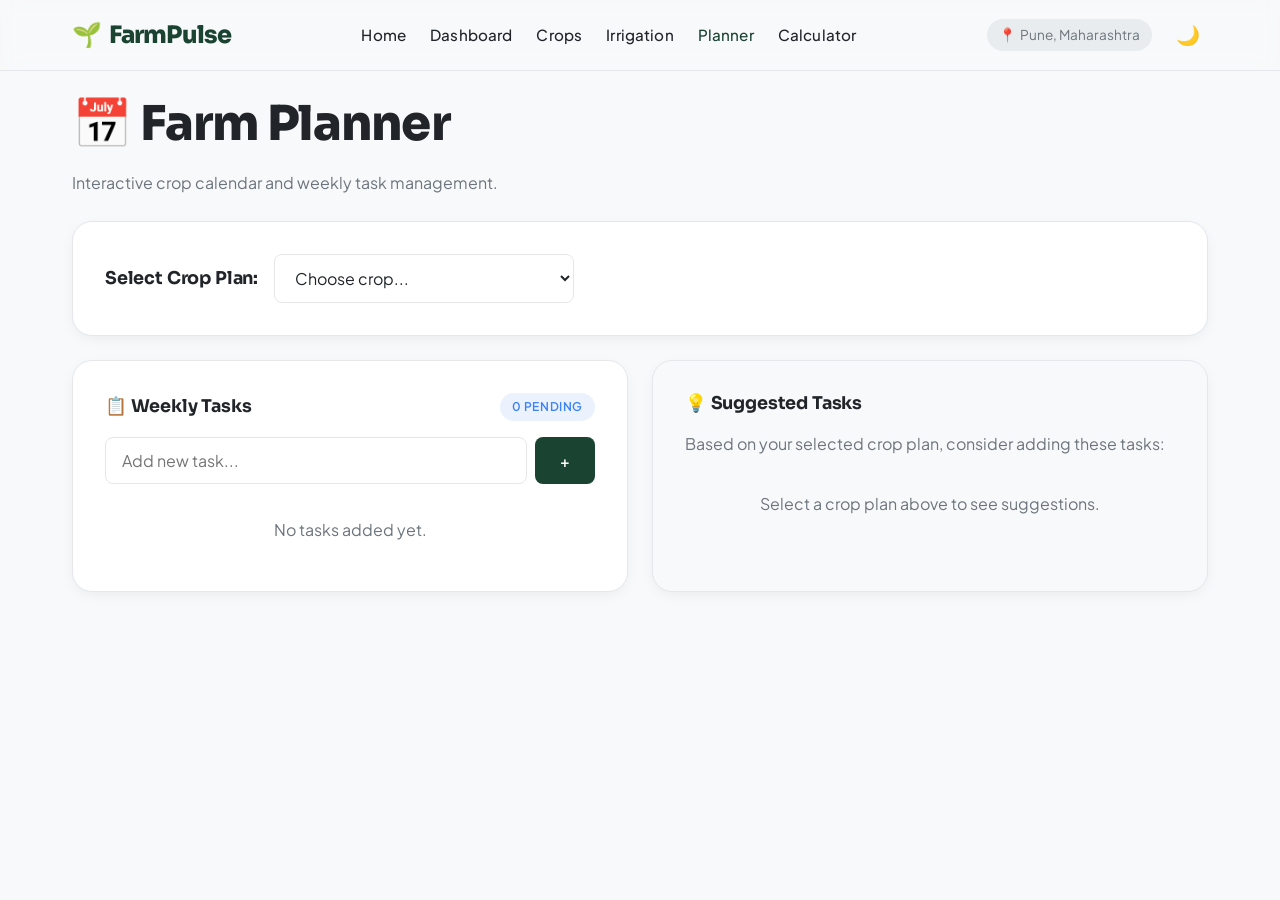
<file: planner.html>
<!DOCTYPE html>
<html lang="en" data-theme="light">
<head>
  <meta charset="UTF-8">
  <meta name="viewport" content="width=device-width, initial-scale=1.0">
  <title>Farm Planner - FarmPulse</title>
  
  <link rel="preconnect" href="https://fonts.googleapis.com">
  <link rel="preconnect" href="https://fonts.gstatic.com" crossorigin>
  <link href="https://fonts.googleapis.com/css2?family=Sora:wght@400;600;700;800&family=Plus+Jakarta+Sans:ital,wght@0,400;0,500;0,600;0,700;1,400&family=JetBrains+Mono:wght@400;600&display=swap" rel="stylesheet">
  
  <link rel="stylesheet" href="./css/style.css">
  <link rel="stylesheet" href="./css/components.css">
  <link rel="stylesheet" href="./css/responsive.css">

  <style>
    .task-item {
      display: flex;
      align-items: flex-start;
      gap: var(--spacing-md);
      padding: var(--spacing-md);
      background-color: var(--color-surface);
      border: 1px solid var(--border-color);
      border-radius: var(--radius-md);
      margin-bottom: var(--spacing-sm);
      transition: all 0.2s;
    }
    .task-item.completed {
      opacity: 0.7;
      background-color: var(--color-background);
    }
    .task-item.completed .task-title {
      text-decoration: line-through;
      color: var(--color-text-muted);
    }
    .task-checkbox {
      width: 24px;
      height: 24px;
      margin-top: 2px;
      accent-color: var(--color-primary);
      cursor: pointer;
    }
    .task-content { flex-grow: 1; }
    .task-title { font-weight: 600; margin-bottom: 0.25rem; }
    .task-meta { font-size: 0.85rem; color: var(--color-text-muted); }
    .task-delete {
      background: none;
      border: none;
      color: var(--color-danger);
      cursor: pointer;
      padding: 0.25rem;
      font-size: 1.2rem;
      opacity: 0.5;
    }
    .task-item:hover .task-delete { opacity: 1; }
    
    .calendar-journey {
      display: flex;
      align-items: center;
      justify-content: space-between;
      overflow-x: auto;
      padding: var(--spacing-xl) 0;
      position: relative;
    }
    .calendar-journey::before {
      content: '';
      position: absolute;
      top: 50%;
      left: 40px;
      right: 40px;
      height: 4px;
      background-color: var(--border-color);
      transform: translateY(-50%);
      z-index: 0;
    }
    .journey-stage {
      position: relative;
      z-index: 1;
      display: flex;
      flex-direction: column;
      align-items: center;
      text-align: center;
      min-width: 120px;
    }
    .journey-icon {
      width: 60px;
      height: 60px;
      background-color: var(--color-surface);
      border: 4px solid var(--color-primary);
      border-radius: 50%;
      display: flex;
      align-items: center;
      justify-content: center;
      font-size: 1.5rem;
      margin-bottom: var(--spacing-sm);
    }
    .journey-name { font-weight: 600; font-size: 0.9rem; margin-bottom: 0.25rem; }
    .journey-time { font-size: 0.75rem; color: var(--color-text-muted); }
  </style>
</head>
<body>
  
  <nav class="navbar">
    <div class="container">
      <a href="index.html" class="logo"><span>🌱</span> FarmPulse</a>
      <div class="nav-links">
        <a href="index.html">Home</a>
        <a href="dashboard.html">Dashboard</a>
        <a href="crops.html">Crops</a>
        <a href="irrigation.html">Irrigation</a>
        <a href="planner.html" class="active">Planner</a>
        <a href="calculator.html">Calculator</a>
      </div>
      <div class="nav-actions">
        <div class="location-badge">📍 <span>Detecting...</span></div>
        <button class="theme-toggle">🌙</button>
        <button class="mobile-menu-btn">☰</button>
      </div>
    </div>
  </nav>

  <main class="container mb-xl mt-lg">
    <header class="mb-lg">
      <h1>📅 Farm Planner</h1>
      <p class="text-muted">Interactive crop calendar and weekly task management.</p>
    </header>

    <!-- Crop Selection -->
    <div class="card mb-lg">
      <div class="flex items-center gap-md">
        <h3 style="margin: 0; white-space: nowrap">Select Crop Plan:</h3>
        <select class="form-select" id="plan-crop-select" style="max-width: 300px;">
          <option value="">Choose crop...</option>
          <!-- Populated via JS -->
        </select>
      </div>
    </div>

    <!-- Calendar Journey -->
    <div class="card mb-lg" id="calendar-container" style="display: none;">
      <h3 class="mb-md">🌾 Growing Journey</h3>
      <div class="calendar-journey" id="journey-track">
        <!-- Rendered via JS -->
      </div>
    </div>

    <div class="grid grid-cols-2-sm gap-lg">
      <!-- Task Tracker -->
      <div class="card">
        <div class="flex justify-between items-center mb-md">
          <h3 style="margin: 0">📋 Weekly Tasks</h3>
          <span class="badge badge-info" id="task-count">0 Pending</span>
        </div>
        
        <form id="add-task-form" class="flex gap-sm mb-md">
          <input type="text" id="task-input" class="form-control" placeholder="Add new task..." required>
          <button type="submit" class="btn btn-primary">+</button>
        </form>
        
        <div id="tasks-list">
          <!-- Rendered via JS -->
          <div class="text-center text-muted py-md" id="empty-tasks">No tasks added yet.</div>
        </div>
      </div>
      
      <!-- Generated AI/Rule Recommendations -->
      <div class="card" style="background-color: var(--color-background)">
        <h3 class="mb-md">💡 Suggested Tasks</h3>
        <p class="text-muted mb-md">Based on your selected crop plan, consider adding these tasks:</p>
        <div id="suggested-tasks">
          <div class="text-center text-muted py-md border-dashed border-radius">Select a crop plan above to see suggestions.</div>
        </div>
      </div>
    </div>
  </main>

  <nav class="mobile-bottom-nav">
    <a href="index.html"><span>🏠</span> Home</a>
    <a href="dashboard.html"><span>📊</span> Dash</a>
    <a href="crops.html"><span>🌱</span> Crops</a>
    <a href="about.html"><span>ℹ️</span> About</a>
  </nav>

  <script type="module" src="./js/app.js"></script>
  <script type="module">
    import storage from './js/storage.js';
    import { plannerEngine } from './js/planner.js';

    let cropCalendar = {};

    document.addEventListener('DOMContentLoaded', async () => {
      // 1. Load Data
      const cropsList = await plannerEngine.getCropsList();
      cropCalendar = await plannerEngine.getCalendarData();
      
      // 2. Populate Select
      const select = document.getElementById('plan-crop-select');
      cropsList.forEach(crop => {
        // Only add crops that we have calendar data for
        if (cropCalendar[crop.id]) {
          const option = document.createElement('option');
          option.value = crop.id;
          option.textContent = crop.name;
          select.appendChild(option);
        }
      });
      
      // 3. Pre-select if passed in URL or stored in farm data
      const urlParams = new URLSearchParams(window.location.search);
      const urlCrop = urlParams.get('crop');
      if (urlCrop && cropCalendar[urlCrop]) {
        select.value = urlCrop;
      } else {
        const farm = storage.getFarm();
        if (farm.primaryCrop && cropCalendar[farm.primaryCrop.toLowerCase()]) {
          select.value = farm.primaryCrop.toLowerCase();
        }
      }
      
      // Initial render
      renderTasks();
      if (select.value) {
        renderJourney(select.value);
      }
      
      // 4. Event Listeners
      select.addEventListener('change', (e) => {
        if (e.target.value) {
          renderJourney(e.target.value);
          // Save preference
          storage.setFarm({ primaryCrop: e.target.options[e.target.selectedIndex].text });
        } else {
          document.getElementById('calendar-container').style.display = 'none';
          document.getElementById('suggested-tasks').innerHTML = '<div class="text-center text-muted py-md border-dashed border-radius">Select a crop plan above to see suggestions.</div>';
        }
      });
      
      document.getElementById('add-task-form').addEventListener('submit', (e) => {
        e.preventDefault();
        const input = document.getElementById('task-input');
        if (input.value.trim()) {
          storage.addTask({
            title: input.value.trim(),
            status: 'pending',
            date: new Date().toISOString()
          });
          input.value = '';
          renderTasks();
        }
      });
    });

    function renderJourney(cropId) {
      const data = cropCalendar[cropId];
      if (!data || !data.stages) return;
      
      document.getElementById('calendar-container').style.display = 'block';
      const track = document.getElementById('journey-track');
      
      let html = '';
      data.stages.forEach(stage => {
        html += `
          <div class="journey-stage">
            <div class="journey-icon">${stage.icon}</div>
            <div class="journey-name">${stage.name}</div>
            <div class="journey-time">${stage.duration}</div>
          </div>
        `;
      });
      track.innerHTML = html;
      
      // Render suggested tasks based on the first two stages
      let suggestedHtml = '';
      data.stages.slice(0, 3).forEach(stage => {
        suggestedHtml += `
          <div class="task-item" style="background-color: transparent">
            <div class="task-content">
              <div class="task-title">${stage.task}</div>
              <div class="task-meta badge badge-info mt-sm" style="display:inline-block">${stage.name}</div>
            </div>
            <button class="btn btn-secondary" style="padding: 0.25rem 0.5rem; font-size: 0.8rem" onclick="addSuggestedTask('${stage.task.replace(/'/g, "\\'")}')">+ Add</button>
          </div>
        `;
      });
      document.getElementById('suggested-tasks').innerHTML = suggestedHtml;
    }

    function renderTasks() {
      const tasks = storage.getTasks();
      const list = document.getElementById('tasks-list');
      const emptyMsg = document.getElementById('empty-tasks');
      const countBadge = document.getElementById('task-count');
      
      const pendingCount = tasks.filter(t => t.status !== 'completed').length;
      countBadge.textContent = `${pendingCount} Pending`;
      
      if (tasks.length === 0) {
        emptyMsg.style.display = 'block';
        list.innerHTML = '';
        list.appendChild(emptyMsg);
        return;
      }
      
      emptyMsg.style.display = 'none';
      let html = '';
      
      // Sort: pending first, then by date
      const sortedTasks = [...tasks].sort((a, b) => {
        if (a.status === b.status) return new Date(b.date) - new Date(a.date);
        return a.status === 'completed' ? 1 : -1;
      });
      
      sortedTasks.forEach(task => {
        const isCompleted = task.status === 'completed';
        const dateStr = new Date(task.date).toLocaleDateString('en-US', { month: 'short', day: 'numeric' });
        
        html += `
          <div class="task-item ${isCompleted ? 'completed' : ''}">
            <input type="checkbox" class="task-checkbox" ${isCompleted ? 'checked' : ''} onchange="toggleTask('${task.id}')">
            <div class="task-content">
              <div class="task-title">${task.title}</div>
              <div class="task-meta">Added on ${dateStr}</div>
            </div>
            <button class="task-delete" onclick="deleteTask('${task.id}')">✕</button>
          </div>
        `;
      });
      
      list.innerHTML = html;
    }
    
    // Globals for inline handlers
    window.toggleTask = function(id) {
      storage.toggleTaskStatus(id);
      renderTasks();
    };
    
    window.deleteTask = function(id) {
      if (confirm('Delete this task?')) {
        storage.deleteTask(id);
        renderTasks();
      }
    };
    
    window.addSuggestedTask = function(title) {
      storage.addTask({
        title: title,
        status: 'pending',
        date: new Date().toISOString()
      });
      renderTasks();
    };
  </script>
</body>
</html>
</file>
<file: css/style.css>
/* ==========================================================================
   Base Styles and CSS Variables
   ========================================================================== */

:root {
  /* Color Palette - Light Mode */
  --color-primary: #1b4332; /* Forest Green */
  --color-primary-light: #2d6a4f; /* Deep Green */
  --color-primary-dark: #081c15; /* Dark Green */
  --color-secondary: #40916c; /* Earthy Green */
  --color-secondary-light: #52b788;
  
  --color-background: #f8f9fa; /* Cream/Off-white */
  --color-surface: #ffffff; /* White cards */
  --color-text: #212529; /* Dark text */
  --color-text-muted: #6c757d; /* Muted text */
  
  --color-accent-brown: #6c584c; /* Earthy Brown */
  --color-accent-gold: #d4a373; /* Muted Gold */
  --color-accent-beige: #e9ecef; /* Soft Beige */
  
  /* Status Colors */
  --color-danger: #ef4444; /* Red */
  --color-danger-bg: #fef2f2;
  --color-warning: #f59e0b; /* Yellow/Orange */
  --color-warning-bg: #fffbeb;
  --color-success: #10b981; /* Green */
  --color-success-bg: #ecfdf5;
  --color-info: #3b82f6; /* Blue for water/irrigation */
  
  /* Borders and Shadows */
  --border-color: #e5e7eb;
  --shadow-sm: 0 1px 2px 0 rgba(0, 0, 0, 0.05);
  --shadow-md: 0 4px 6px -1px rgba(0, 0, 0, 0.1), 0 2px 4px -1px rgba(0, 0, 0, 0.06);
  --shadow-lg: 0 10px 15px -3px rgba(0, 0, 0, 0.1), 0 4px 6px -2px rgba(0, 0, 0, 0.05);
  --shadow-card: 0 10px 40px -10px rgba(0,0,0,0.08);
  
  /* Typography */
  --font-family-base: 'Plus Jakarta Sans', system-ui, -apple-system, sans-serif;
  --font-family-heading: 'Sora', 'Plus Jakarta Sans', system-ui, sans-serif;
  --font-family-mono: 'JetBrains Mono', 'Fira Code', monospace;
  --font-family-display: 'Sora', system-ui, sans-serif;

  /* Letter Spacing */
  --tracking-tight: -0.02em;
  --tracking-normal: 0em;
  --tracking-wide: 0.04em;
  --tracking-widest: 0.12em;
  
  /* Spacing */
  --spacing-xs: 0.25rem;
  --spacing-sm: 0.5rem;
  --spacing-md: 1rem;
  --spacing-lg: 1.5rem;
  --spacing-xl: 2rem;
  --spacing-2xl: 3rem;
  
  /* Border Radius */
  --radius-sm: 0.375rem;
  --radius-md: 0.5rem;
  --radius-lg: 1rem;
  --radius-xl: 1.5rem;
  --radius-full: 9999px;

  /* Transitions */
  --transition-fast: 150ms ease-in-out;
  --transition-normal: 300ms ease-in-out;
}

/* Dark Mode Variables */
[data-theme="dark"] {
  --color-primary: #4ade80; /* Neon-forest accent */
  --color-primary-light: #2dd4bf; 
  --color-primary-dark: #16a34a;
  
  --color-background: #0f172a; /* Rich slate charcoal */
  --color-surface: #1e293b; /* Dark cards */
  --color-text: #f8fafc; /* High contrast text */
  --color-text-muted: #94a3b8; /* Muted text */
  
  --color-accent-brown: #8b5a2b; 
  --color-accent-gold: #fbbf24;
  --color-accent-beige: #334155;
  
  --border-color: #334155;
  --shadow-card: 0 10px 40px -10px rgba(0,0,0,0.3);
  
  --color-danger-bg: rgba(239, 68, 68, 0.1);
  --color-warning-bg: rgba(245, 158, 11, 0.1);
  --color-success-bg: rgba(16, 185, 129, 0.1);
}

/* Reset and Base Styles */
* {
  margin: 0;
  padding: 0;
  box-sizing: border-box;
}

body {
  font-family: var(--font-family-base);
  background-color: var(--color-background);
  color: var(--color-text);
  line-height: 1.7;
  font-size: 1rem;
  font-weight: 400;
  -webkit-font-smoothing: antialiased;
  -moz-osx-font-smoothing: grayscale;
  transition: background-color var(--transition-normal), color var(--transition-normal);
  overflow-x: hidden;
}

h1, h2, h3, h4, h5, h6 {
  font-family: var(--font-family-heading);
  font-weight: 700;
  line-height: 1.2;
  letter-spacing: var(--tracking-tight);
  color: var(--color-text);
  margin-bottom: var(--spacing-md);
}

h1 { font-size: clamp(2rem, 4vw, 3rem); font-weight: 800; }
h2 { font-size: clamp(1.5rem, 3vw, 2.25rem); font-weight: 700; }
h3 { font-size: 1.25rem; font-weight: 700; letter-spacing: -0.01em; }
h4 { font-size: 1.1rem; font-weight: 600; }
h5 { font-size: 1rem; font-weight: 600; }
h6 { font-size: 0.9rem; font-weight: 600; letter-spacing: var(--tracking-wide); text-transform: uppercase; }

p { line-height: 1.75; margin-bottom: var(--spacing-md); }
p:last-child { margin-bottom: 0; }

a {
  color: var(--color-primary);
  text-decoration: none;
  transition: color var(--transition-fast);
}

a:hover {
  color: var(--color-primary-light);
}

img {
  max-width: 100%;
  height: auto;
  display: block;
}

ul {
  list-style: none;
}

/* Container */
.container {
  width: 100%;
  max-width: 1200px;
  margin: 0 auto;
  padding: 0 var(--spacing-md);
}

/* Layout Classes */
.flex { display: flex; }
.flex-col { display: flex; flex-direction: column; }
.items-center { align-items: center; }
.justify-between { justify-content: space-between; }
.justify-center { justify-content: center; }
.gap-sm { gap: var(--spacing-sm); }
.gap-md { gap: var(--spacing-md); }
.gap-lg { gap: var(--spacing-lg); }
.gap-xl { gap: var(--spacing-xl); }
.gap-2xl { gap: var(--spacing-2xl); }
.grid { display: grid; }
.text-center { text-align: center; }

/* Utilities */
.hidden { display: none !important; }
.text-muted { color: var(--color-text-muted); }
.mt-xs { margin-top: var(--spacing-xs); }
.mt-sm { margin-top: var(--spacing-sm); }
.mt-md { margin-top: var(--spacing-md); }
.mt-lg { margin-top: var(--spacing-lg); }
.mt-xl { margin-top: var(--spacing-xl); }
.mt-2xl { margin-top: var(--spacing-2xl); }
.mb-xs { margin-bottom: var(--spacing-xs); }
.mb-sm { margin-bottom: var(--spacing-sm); }
.mb-md { margin-bottom: var(--spacing-md); }
.mb-lg { margin-bottom: var(--spacing-lg); }
.mb-xl { margin-bottom: var(--spacing-xl); }
.mb-2xl { margin-bottom: var(--spacing-2xl); }
.py-sm { padding-top: var(--spacing-sm); padding-bottom: var(--spacing-sm); }
.py-md { padding-top: var(--spacing-md); padding-bottom: var(--spacing-md); }
.py-lg { padding-top: var(--spacing-lg); padding-bottom: var(--spacing-lg); }
.py-xl { padding-top: var(--spacing-xl); padding-bottom: var(--spacing-xl); }

/* Disclaimer Text */
.disclaimer {
  font-size: 0.75rem;
  color: var(--color-text-muted);
  text-align: center;
  margin-top: var(--spacing-xl);
  font-style: italic;
  padding: var(--spacing-md);
  border-top: 1px solid var(--border-color);
  letter-spacing: 0.01em;
}

/* =========================================
   Global Typography Enhancements
   ========================================= */

/* Navbar brand font */
.logo {
  letter-spacing: -0.03em;
}

/* Nav links - clean, medium weight */
.nav-links a {
  font-family: var(--font-family-base);
  font-weight: 500;
  letter-spacing: 0.01em;
}

/* Section subtitles / lead text */
.lead {
  font-size: 1.15rem;
  font-weight: 400;
  line-height: 1.8;
  color: var(--color-text-muted);
}

/* Data / metric numbers */
.metric-value,
.result-value,
.moisture-value {
  font-family: var(--font-family-mono);
  letter-spacing: -0.02em;
}

/* Section labels / overlines */
.overline {
  font-size: 0.75rem;
  font-weight: 700;
  letter-spacing: var(--tracking-widest);
  text-transform: uppercase;
  color: var(--color-primary);
}

/* Badge text */
.badge {
  font-family: var(--font-family-base);
  font-weight: 700;
  letter-spacing: var(--tracking-wide);
}

/* Form labels */
.form-label {
  font-family: var(--font-family-base);
  font-weight: 600;
  letter-spacing: 0.01em;
  font-size: 0.875rem;
}

/* Card headings */
.card h3 {
  font-size: 1.1rem;
  font-weight: 700;
  letter-spacing: -0.01em;
}

/* Footer headings */
.footer h4 {
  font-family: var(--font-family-heading);
  font-weight: 700;
  letter-spacing: -0.01em;
}

/* Button text */
.btn {
  font-family: var(--font-family-base);
  font-weight: 700;
  letter-spacing: 0.02em;
}
</file>
<file: css/components.css>
/* ==========================================================================
   UI Components (Buttons, Cards, Forms, Navbar, Alerts, Modals)
   ========================================================================== */

/* Navbar */
.navbar {
  background-color: rgba(var(--color-surface), 0.9);
  backdrop-filter: blur(10px);
  -webkit-backdrop-filter: blur(10px);
  position: sticky;
  top: 0;
  z-index: 1000;
  border-bottom: 1px solid var(--border-color);
  transition: background-color var(--transition-normal);
}

.navbar .container {
  display: flex;
  justify-content: space-between;
  align-items: center;
  height: 70px;
}

.logo {
  font-family: var(--font-family-heading);
  font-size: 1.5rem;
  font-weight: 800;
  color: var(--color-primary) !important;
  display: flex;
  align-items: center;
  gap: 0.5rem;
}

.nav-links {
  display: flex;
  gap: var(--spacing-lg);
  align-items: center;
}

.nav-links a {
  color: var(--color-text);
  font-weight: 500;
  font-size: 0.95rem;
}

.nav-links a:hover, .nav-links a.active {
  color: var(--color-primary);
}

.nav-actions {
  display: flex;
  align-items: center;
  gap: var(--spacing-md);
}

.location-badge {
  display: flex;
  align-items: center;
  gap: 0.25rem;
  font-size: 0.85rem;
  color: var(--color-text-muted);
  background-color: var(--color-accent-beige);
  padding: 0.25rem 0.75rem;
  border-radius: var(--radius-full);
}

.theme-toggle {
  background: none;
  border: none;
  color: var(--color-text);
  font-size: 1.2rem;
  cursor: pointer;
  padding: 0.5rem;
  border-radius: 50%;
  transition: background-color var(--transition-fast);
}

.theme-toggle:hover {
  background-color: var(--color-accent-beige);
}

.mobile-menu-btn {
  display: none;
  background: none;
  border: none;
  color: var(--color-text);
  font-size: 1.5rem;
  cursor: pointer;
}

/* Buttons */
.btn {
  display: inline-flex;
  align-items: center;
  justify-content: center;
  gap: 0.5rem;
  padding: 0.75rem 1.5rem;
  border-radius: var(--radius-md);
  font-weight: 600;
  font-size: 0.95rem;
  cursor: pointer;
  transition: all var(--transition-fast);
  border: 1px solid transparent;
  font-family: var(--font-family-base);
}

.btn-primary {
  background-color: var(--color-primary);
  color: #ffffff !important;
}

.btn-primary:hover {
  background-color: var(--color-primary-light);
  transform: translateY(-1px);
  box-shadow: var(--shadow-md);
}

.btn-secondary {
  background-color: transparent;
  border-color: var(--color-primary);
  color: var(--color-primary) !important;
}

.btn-secondary:hover {
  background-color: var(--color-primary);
  color: #ffffff !important;
}

.btn-block {
  width: 100%;
}

.btn:disabled {
  opacity: 0.6;
  cursor: not-allowed;
  transform: none;
  box-shadow: none;
}

/* Cards */
.card {
  background-color: var(--color-surface);
  border-radius: 1.25rem;
  padding: var(--spacing-xl);
  box-shadow: 0 4px 16px -4px rgba(0,0,0,0.08);
  border: 1px solid var(--border-color);
  transition: transform var(--transition-normal), box-shadow var(--transition-normal);
}

.card:hover {
  box-shadow: 0 12px 32px -8px rgba(0,0,0,0.14);
}

/* Forms */
.form-group {
  margin-bottom: var(--spacing-md);
}

.form-label {
  display: block;
  font-weight: 500;
  margin-bottom: 0.5rem;
  font-size: 0.9rem;
  color: var(--color-text);
}

.form-control, .form-select {
  width: 100%;
  padding: 0.75rem 1rem;
  font-family: var(--font-family-base);
  font-size: 1rem;
  color: var(--color-text);
  background-color: var(--color-surface);
  border: 1px solid var(--border-color);
  border-radius: var(--radius-md);
  transition: border-color var(--transition-fast), box-shadow var(--transition-fast);
}

[data-theme="dark"] .form-control, [data-theme="dark"] .form-select {
  background-color: var(--color-background);
}

.form-control:focus, .form-select:focus {
  outline: none;
  border-color: var(--color-primary);
  box-shadow: 0 0 0 3px rgba(64, 145, 108, 0.2);
}

/* Range Slider */
input[type=range] {
  width: 100%;
  accent-color: var(--color-primary);
}

/* Alerts and Badges */
.badge {
  display: inline-block;
  padding: 0.25rem 0.75rem;
  border-radius: var(--radius-full);
  font-size: 0.75rem;
  font-weight: 600;
  text-transform: uppercase;
  letter-spacing: 0.05em;
}

.badge-success { background-color: var(--color-success-bg); color: var(--color-success); }
.badge-warning { background-color: var(--color-warning-bg); color: var(--color-warning); }
.badge-danger { background-color: var(--color-danger-bg); color: var(--color-danger); }
.badge-info { background-color: rgba(59, 130, 246, 0.1); color: var(--color-info); }

.alert {
  padding: 1rem 1.25rem;
  border-radius: var(--radius-md);
  margin-bottom: var(--spacing-md);
  display: flex;
  gap: 1rem;
  align-items: flex-start;
  border: 1px solid transparent;
}

.alert-danger { background-color: var(--color-danger-bg); border-color: rgba(239, 68, 68, 0.2); color: var(--color-danger); }
.alert-warning { background-color: var(--color-warning-bg); border-color: rgba(245, 158, 11, 0.2); color: var(--color-warning); }
.alert-success { background-color: var(--color-success-bg); border-color: rgba(16, 185, 129, 0.2); color: var(--color-success); }

/* Progress Bars */
.progress-container {
  width: 100%;
  height: 8px;
  background-color: var(--border-color);
  border-radius: var(--radius-full);
  overflow: hidden;
  margin-top: 0.5rem;
}

.progress-bar {
  height: 100%;
  background-color: var(--color-primary);
  border-radius: var(--radius-full);
  transition: width 1s ease-out;
}

/* Footer */
.footer {
  background-color: var(--color-surface);
  border-top: 1px solid var(--border-color);
  padding: var(--spacing-2xl) 0 var(--spacing-md);
  margin-top: var(--spacing-2xl);
}

.footer-content {
  display: grid;
  grid-template-columns: repeat(auto-fit, minmax(250px, 1fr));
  gap: var(--spacing-xl);
  margin-bottom: var(--spacing-xl);
}

.footer-links h4 {
  margin-bottom: var(--spacing-md);
}

.footer-links ul li {
  margin-bottom: 0.5rem;
}

.footer-links ul li a {
  color: var(--color-text-muted);
}

.footer-links ul li a:hover {
  color: var(--color-primary);
}

.footer-bottom {
  text-align: center;
  padding-top: var(--spacing-md);
  border-top: 1px solid var(--border-color);
  color: var(--color-text-muted);
  font-size: 0.85rem;
}

/* Skeleton Loading */
.skeleton {
  background: linear-gradient(90deg, var(--border-color) 25%, var(--color-accent-beige) 50%, var(--border-color) 75%);
  background-size: 200% 100%;
  animation: skeleton-loading 1.5s infinite;
  border-radius: var(--radius-md);
}

[data-theme="dark"] .skeleton {
  background: linear-gradient(90deg, var(--border-color) 25%, var(--color-surface) 50%, var(--border-color) 75%);
  background-size: 200% 100%;
}

@keyframes skeleton-loading {
  0% { background-position: 200% 0; }
  100% { background-position: -200% 0; }
}

.skeleton-text { height: 1rem; width: 100%; margin-bottom: 0.5rem; }
.skeleton-title { height: 1.5rem; width: 60%; margin-bottom: 1rem; }
.skeleton-box { height: 150px; width: 100%; }
</file>
<file: css/responsive.css>
/* ==========================================================================
   Responsive Breakpoints & Layout Adjustments
   ========================================================================== */

/* Mobile Bottom Navigation (Hidden on desktop, visible on mobile) */
.mobile-bottom-nav {
  display: none;
  position: fixed;
  bottom: 0;
  left: 0;
  right: 0;
  background-color: var(--color-surface);
  border-top: 1px solid var(--border-color);
  z-index: 1000;
  padding: 0.5rem 1rem;
  justify-content: space-around;
  box-shadow: 0 -2px 10px rgba(0,0,0,0.05);
}

.mobile-bottom-nav a {
  display: flex;
  flex-direction: column;
  align-items: center;
  gap: 0.25rem;
  color: var(--color-text-muted);
  font-size: 0.75rem;
}

.mobile-bottom-nav a.active {
  color: var(--color-primary);
}

.mobile-bottom-nav svg {
  width: 24px;
  height: 24px;
}

/* Base Mobile First defaults handled in style.css */

/* Small Devices (Landscape Phones, 576px and up) */
@media (min-width: 576px) {
  .grid-cols-2-sm { grid-template-columns: repeat(2, 1fr); }
}

/* Medium Devices (Tablets, 768px and up) */
@media (max-width: 768px) {
  .navbar .nav-links {
    display: none; /* Hide on mobile, handled by mobile menu */
  }
  
  .navbar .mobile-menu-btn {
    display: block;
  }
  
  /* Show bottom navigation on mobile */
  .mobile-bottom-nav {
    display: flex;
  }
  
  /* Add padding to bottom of body to accommodate bottom nav */
  body {
    padding-bottom: 60px;
  }
  
  .hero-section {
    text-align: center;
    padding: var(--spacing-xl) 0;
  }
  
  .hero-buttons {
    flex-direction: column;
    gap: var(--spacing-md);
  }
  
  .footer-content {
    grid-template-columns: 1fr;
    text-align: center;
  }
}

/* Desktop and up */
@media (min-width: 769px) {
  .grid-cols-2 { grid-template-columns: repeat(2, 1fr); }
  .grid-cols-3 { grid-template-columns: repeat(3, 1fr); }
  .grid-cols-4 { grid-template-columns: repeat(4, 1fr); }
  
  .mobile-menu-overlay {
    display: none !important;
  }
}

/* Large Devices (Desktops, 1024px and up) */
@media (min-width: 1024px) {
  .container {
    padding: 0 var(--spacing-xl);
  }
  
  .grid-cols-4-lg { grid-template-columns: repeat(4, 1fr); }
}

/* Extra Large Devices (Large Desktops, 1440px and up) */
@media (min-width: 1440px) {
  .container {
    max-width: 1320px;
  }
}

/* Mobile Menu Overlay */
.mobile-menu-overlay {
  position: fixed;
  top: 70px; /* Below navbar */
  left: 0;
  right: 0;
  bottom: 0;
  background-color: var(--color-surface);
  z-index: 999;
  display: none; /* Toggled by JS */
  flex-direction: column;
  padding: var(--spacing-xl);
  overflow-y: auto;
}

.mobile-menu-overlay.active {
  display: flex;
}

.mobile-menu-overlay .nav-links {
  display: flex;
  flex-direction: column;
  align-items: stretch;
  gap: var(--spacing-lg);
}

.mobile-menu-overlay .nav-links a {
  font-size: 1.25rem;
  padding: var(--spacing-md);
  border-radius: var(--radius-md);
  background-color: var(--color-background);
  text-align: center;
}
</file>
<file: css/dashboard.css>
/* ==========================================================================
   Dashboard Specific Styles
   ========================================================================== */

.dashboard-header {
  padding-top: var(--spacing-xl);
  margin-bottom: var(--spacing-lg);
}

#greeting {
  letter-spacing: 0.5px;
  margin-bottom: var(--spacing-xs);
  line-height: 1.3;
}

/* Quick Actions */
.quick-actions-list {
  display: flex;
  flex-direction: column;
  gap: var(--spacing-sm);
}

.quick-action-btn {
  display: flex;
  align-items: center;
  justify-content: space-between;
  width: 100%;
  padding: 0.85rem 1rem;
  background-color: var(--color-background);
  border: 1px solid var(--border-color);
  border-radius: var(--radius-md);
  color: var(--color-text);
  font-family: var(--font-family-base);
  font-weight: 600;
  font-size: 0.9rem;
  text-decoration: none;
  transition: all var(--transition-fast);
  cursor: pointer;
}

.quick-action-btn:hover {
  background-color: var(--color-primary);
  border-color: var(--color-primary);
  color: white;
  transform: translateX(3px);
}

.quick-action-btn .arrow {
  font-size: 1rem;
  transition: transform var(--transition-fast);
}

.quick-action-btn:hover .arrow {
  transform: translateX(4px);
}
/* Sequential Dashboard Layout */
.dashboard-flow {
  display: flex;
  flex-direction: column;
  gap: var(--spacing-xl);
  margin-top: var(--spacing-xl);
}

/* Bottom row: Quick Actions + Current Crop */
.dashboard-bottom-row {
  display: grid;
  grid-template-columns: 1fr;
  gap: var(--spacing-xl);
}

@media (min-width: 768px) {
  .dashboard-bottom-row {
    grid-template-columns: 1fr 1fr;
    align-items: start;
  }
}

/* Metric Cards (Temperature, Humidity, etc.) */
.metrics-grid {
  display: grid;
  grid-template-columns: repeat(auto-fit, minmax(180px, 1fr));
  gap: var(--spacing-lg);
  margin-bottom: var(--spacing-2xl);
}

.metric-card {
  text-align: center;
  padding: 2rem 1.25rem 1.5rem;
  border-radius: 1.25rem;
  border: none;
  position: relative;
  overflow: hidden;
  box-shadow: 0 8px 24px -6px rgba(0,0,0,0.12);
  transition: transform 0.25s ease, box-shadow 0.25s ease;
}

.metric-card::before {
  content: '';
  position: absolute;
  top: -30px;
  right: -30px;
  width: 100px;
  height: 100px;
  border-radius: 50%;
  background: rgba(255,255,255,0.12);
  pointer-events: none;
}

.metric-card:hover {
  transform: translateY(-6px);
  box-shadow: 0 20px 40px -10px rgba(0,0,0,0.18);
}

/* Colour per metric */
.metric-card.temp    { background: linear-gradient(135deg, #f97316, #fb923c); color: white; }
.metric-card.humidity{ background: linear-gradient(135deg, #3b82f6, #60a5fa); color: white; }
.metric-card.soil    { background: linear-gradient(135deg, #1b4332, #40916c); color: white; }
.metric-card.rain    { background: linear-gradient(135deg, #6366f1, #818cf8); color: white; }

.metric-card .metric-icon    { color: rgba(255,255,255,0.9); }
.metric-card .metric-value   { color: white; font-size: 2.25rem; }
.metric-card .metric-label   { color: rgba(255,255,255,0.75); }
.metric-card .text-muted     { color: rgba(255,255,255,0.65) !important; font-size: 0.75rem; margin-top: 0.25rem; }


.metric-icon {
  font-size: 2.5rem;
  margin-bottom: var(--spacing-sm);
  display: inline-block;
  filter: drop-shadow(0 2px 4px rgba(0,0,0,0.15));
}

.metric-value {
  font-size: 2.25rem;
  font-weight: 800;
  font-family: var(--font-family-mono);
  line-height: 1.1;
  letter-spacing: -0.04em;
}

.metric-label {
  font-size: 0.7rem;
  text-transform: uppercase;
  font-weight: 700;
  letter-spacing: 0.12em;
  margin-top: 0.4rem;
  opacity: 0.8;
}

/* Smart Advisor Banner */
.advisor-banner {
  background: linear-gradient(135deg, var(--color-primary-dark) 0%, var(--color-primary) 100%);
  color: white;
  border-radius: var(--radius-lg);
  padding: var(--spacing-2xl);
  margin-bottom: var(--spacing-2xl);
  position: relative;
  overflow: hidden;
  box-shadow: var(--shadow-md);
}

.advisor-banner::after {
  content: '';
  position: absolute;
  top: 0;
  right: 0;
  bottom: 0;
  left: 0;
  background: url('data:image/svg+xml;utf8,<svg width="100" height="100" xmlns="http://www.w3.org/2000/svg"><path d="M0 100 Q 25 50 50 100 T 100 100 L 100 0 L 0 0 Z" fill="rgba(255,255,255,0.05)"/></svg>') no-repeat center right;
  background-size: cover;
  pointer-events: none;
}

.advisor-banner h2 {
  color: white;
  display: flex;
  align-items: center;
  gap: 0.6rem;
  font-family: var(--font-family-heading);
  font-size: clamp(1.5rem, 3vw, 2rem);
  font-weight: 900;
  letter-spacing: -0.04em;
  line-height: 1.1;
  margin-bottom: 0.4rem;
  text-shadow: 0 2px 8px rgba(0,0,0,0.15);
}

.advisor-banner p {
  font-size: 1.05rem;
  line-height: 1.8;
  font-weight: 400;
  opacity: 0.9;
  letter-spacing: 0.01em;
  max-width: 640px;
}

.advisor-grid {
  display: grid;
  grid-template-columns: repeat(auto-fit, minmax(200px, 1fr));
  gap: var(--spacing-md);
  margin-top: var(--spacing-lg);
  position: relative;
  z-index: 1;
}

.advisor-item {
  background: rgba(255, 255, 255, 0.1);
  backdrop-filter: blur(5px);
  -webkit-backdrop-filter: blur(5px);
  padding: var(--spacing-md);
  border-radius: var(--radius-md);
  border: 1px solid rgba(255, 255, 255, 0.2);
}

.advisor-item-title {
  font-size: 0.95rem;
  font-weight: 700;
  font-family: var(--font-family-heading);
  letter-spacing: -0.01em;
  color: rgba(255, 255, 255, 0.95);
  margin-bottom: 0.35rem;
  display: flex;
  align-items: center;
  gap: 0.4rem;
  opacity: 1;
}

.advisor-item-value {
  font-family: var(--font-family-mono);
  font-weight: 700;
  font-size: 1.5rem;
  letter-spacing: -0.04em;
  line-height: 1;
  color: white;
  text-shadow: 0 1px 4px rgba(0,0,0,0.1);
}

/* 7-Day Forecast Grid */
.forecast-scroll-wrapper {
  overflow-x: auto;
  padding-bottom: var(--spacing-sm);
  scrollbar-width: thin;
}

.forecast-grid {
  display: flex;
  gap: var(--spacing-sm);
  min-width: max-content;
  width: 100%;
}

.forecast-day {
  display: flex;
  flex-direction: column;
  align-items: center;
  justify-content: center;
  padding: var(--spacing-md) var(--spacing-sm);
  background-color: var(--color-background);
  border-radius: var(--radius-md);
  min-width: 80px;
  flex: 1;
  border: 1px solid var(--border-color);
  transition: transform var(--transition-fast), border-color var(--transition-fast);
}

.forecast-day:hover {
  transform: translateY(-2px);
  border-color: var(--color-primary-light);
}

.forecast-day.today {
  border-color: var(--color-primary);
  background-color: rgba(64, 145, 108, 0.05);
}

.forecast-day-name {
  font-weight: 600;
  font-size: 0.9rem;
  margin-bottom: 0.25rem;
}

.forecast-icon {
  font-size: 1.5rem;
  margin: 0.5rem 0;
}

.forecast-temps {
  display: flex;
  gap: 0.5rem;
  font-size: 0.85rem;
}

.forecast-high { font-weight: 700; }
.forecast-low { color: var(--color-text-muted); }

/* Irrigation Dashboard Result Card */
.irrigation-result {
  text-align: center;
}

.moisture-gauge {
  width: 150px;
  height: 150px;
  border-radius: 50%;
  border: 10px solid var(--border-color);
  margin: 0 auto var(--spacing-lg);
  display: flex;
  align-items: center;
  justify-content: center;
  flex-direction: column;
  position: relative;
}

.moisture-gauge[data-level="low"] { border-color: var(--color-danger); }
.moisture-gauge[data-level="medium"] { border-color: var(--color-warning); }
.moisture-gauge[data-level="high"] { border-color: var(--color-success); }

.moisture-value {
  font-size: 2rem;
  font-weight: 700;
  color: var(--color-text);
  line-height: 1;
}

.moisture-label {
  font-size: 0.75rem;
  color: var(--color-text-muted);
  text-transform: uppercase;
  margin-top: 0.25rem;
}

.irrigation-stats {
  display: grid;
  grid-template-columns: repeat(2, 1fr);
  gap: var(--spacing-md);
  margin-bottom: var(--spacing-lg);
  text-align: left;
}

.irrigation-stat-item {
  background-color: var(--color-background);
  padding: var(--spacing-sm) var(--spacing-md);
  border-radius: var(--radius-sm);
  display: flex;
  justify-content: space-between;
  align-items: center;
}
</file>
